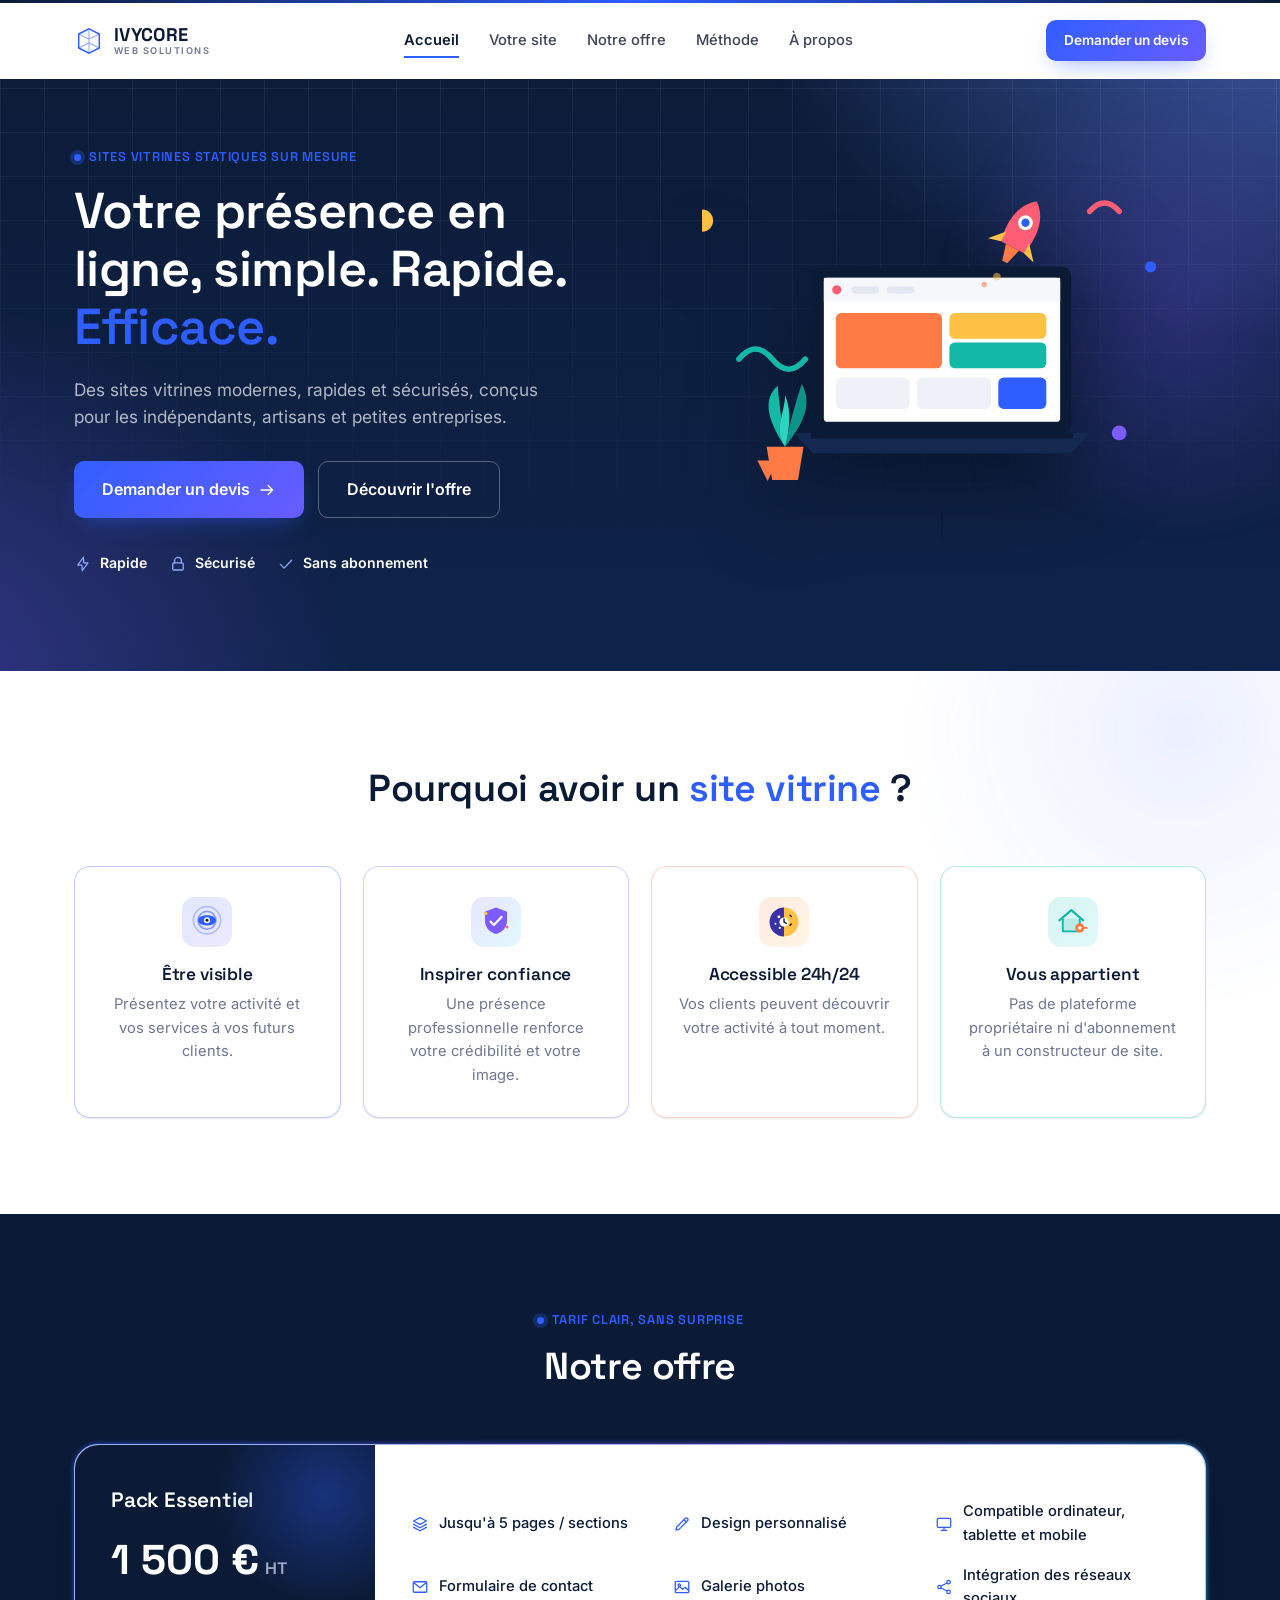
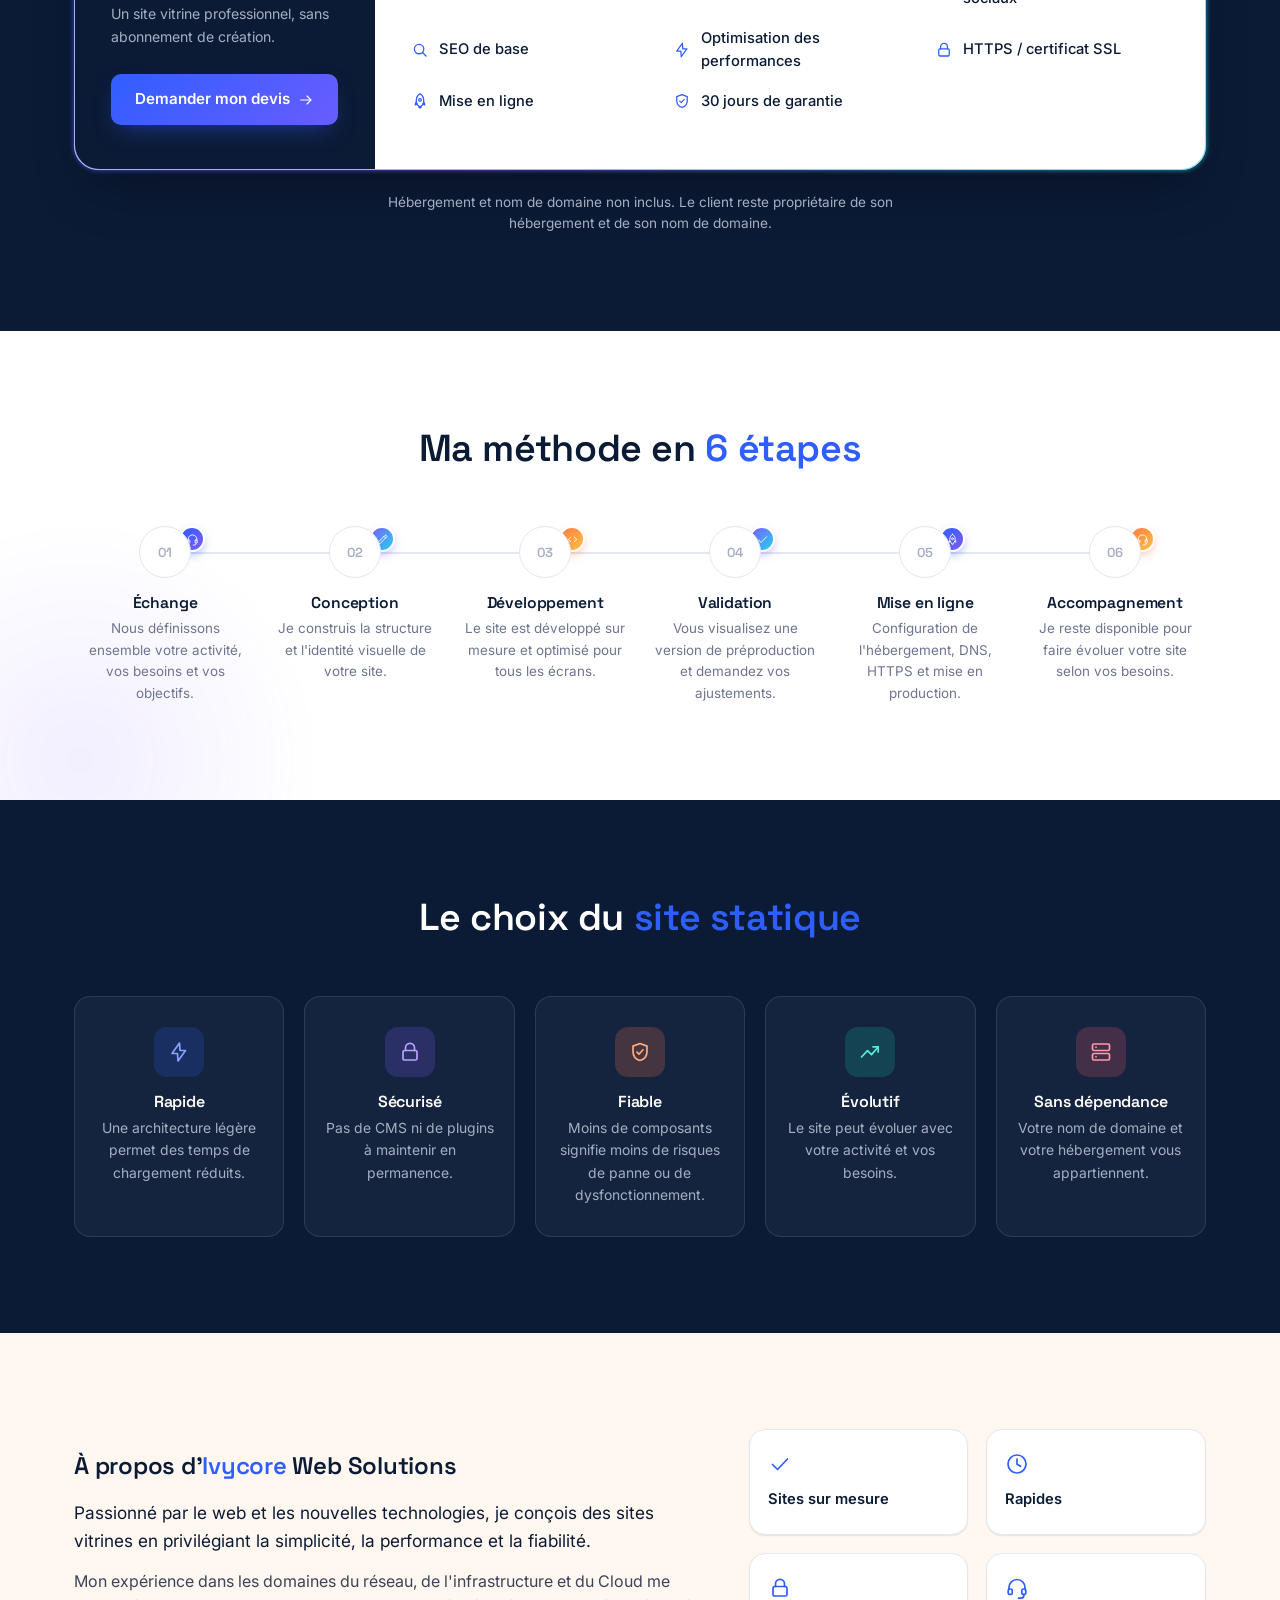
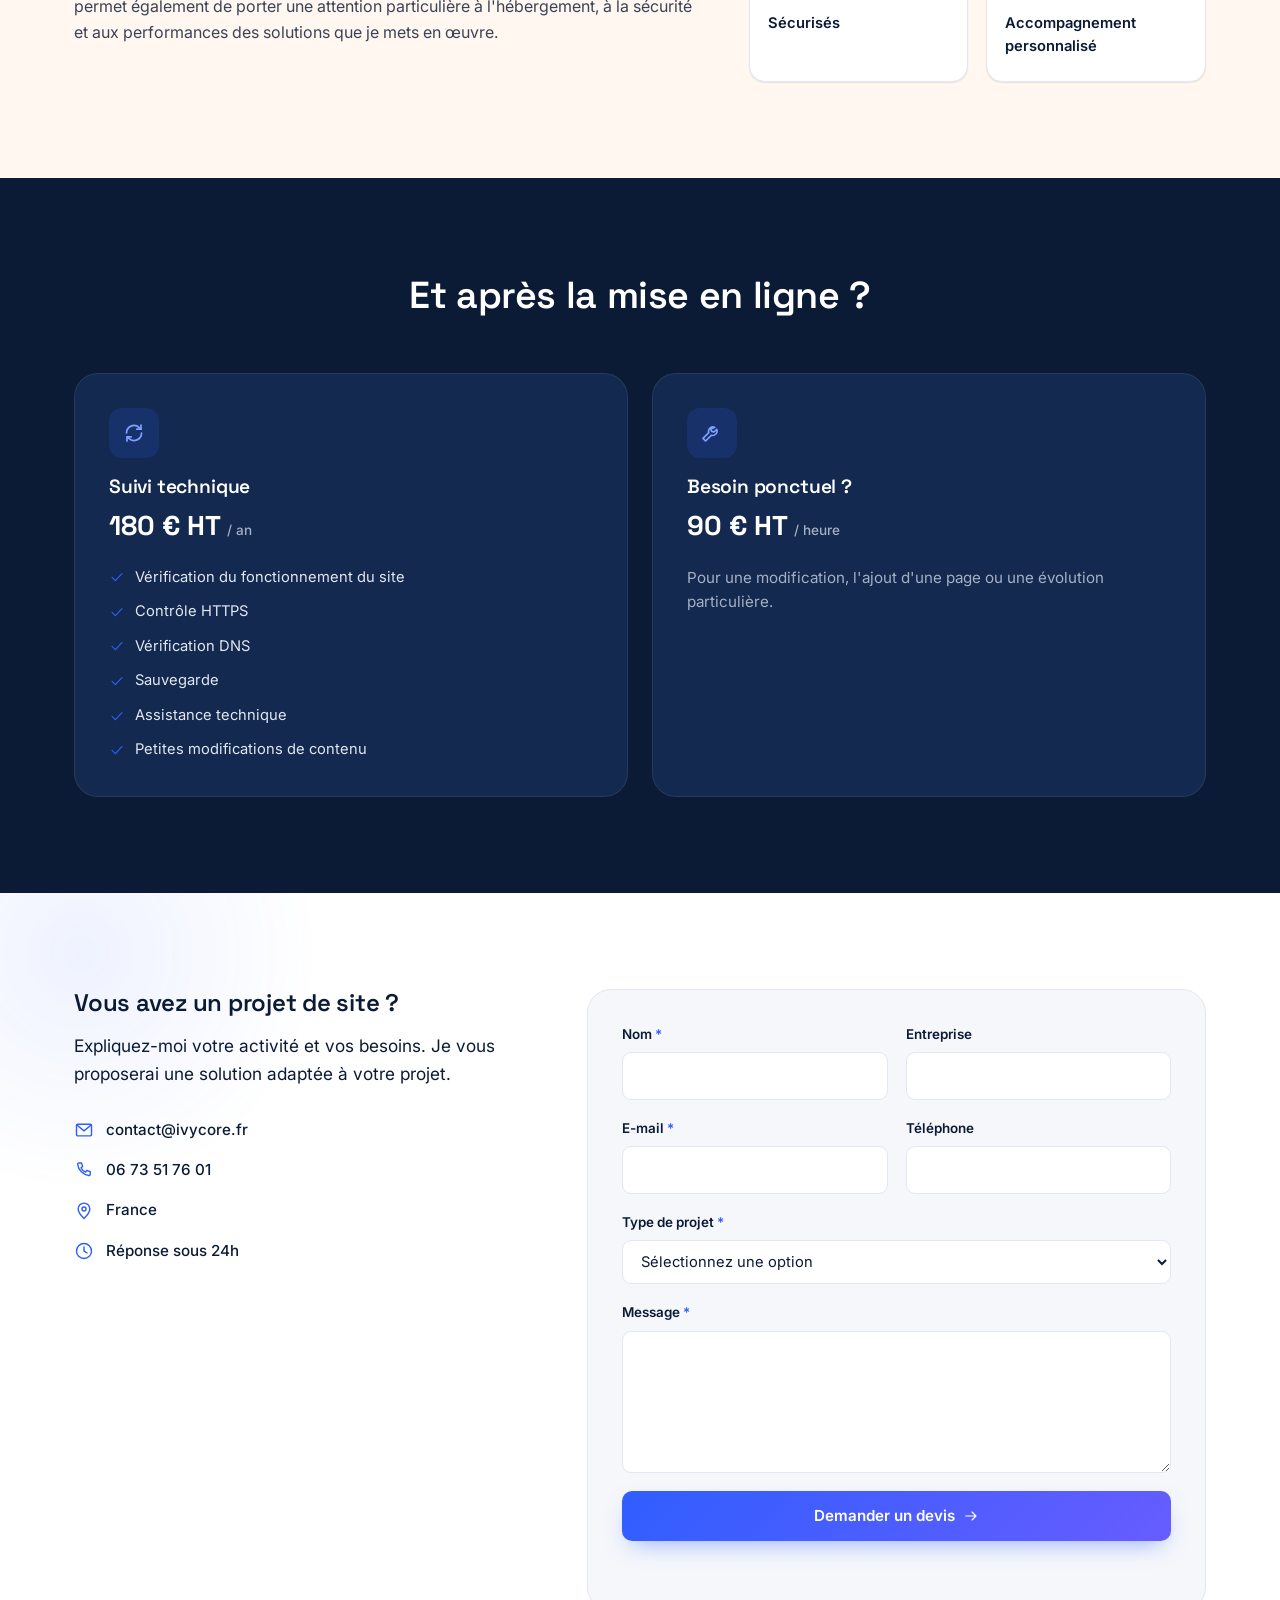
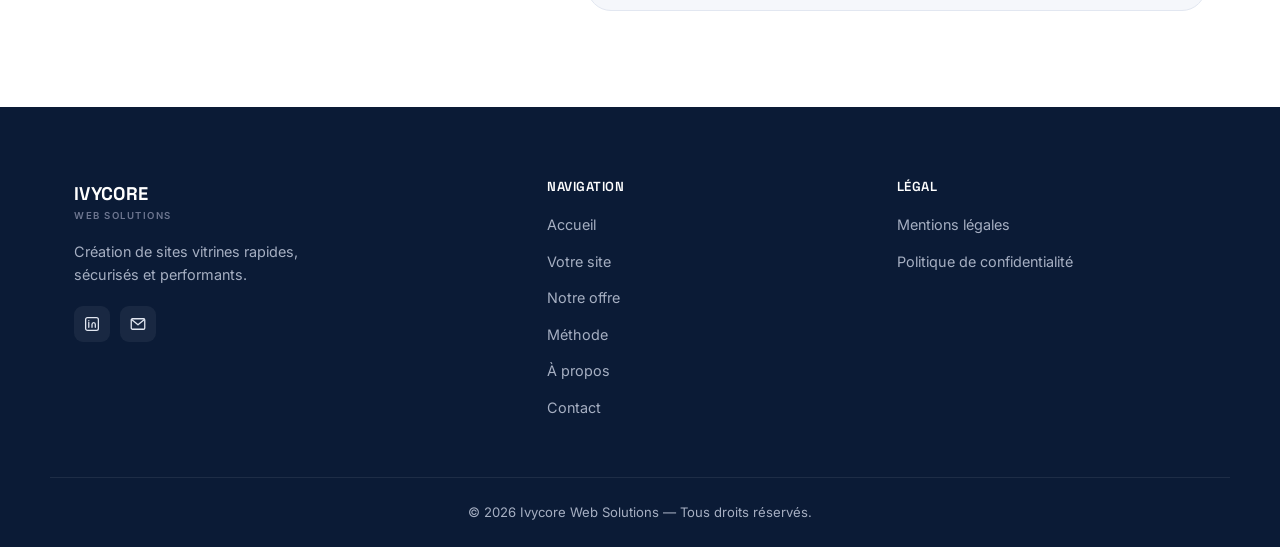
<file: index.html>
<!DOCTYPE html>
<html lang="fr">
<head>
<meta charset="UTF-8">
<meta name="viewport" content="width=device-width, initial-scale=1.0">
<title>Ivycore Web Solutions — Création de sites vitrines statiques sur mesure</title>
<meta name="description" content="Sites vitrines statiques modernes, rapides et sécurisés pour indépendants, artisans et petites entreprises. Sans abonnement, sans CMS. Pack Essentiel à 1 500 € HT.">
<meta name="theme-color" content="#0B1B36">
<link rel="canonical" href="https://websolutions.ivycore.fr/">

<!-- Open Graph -->
<meta property="og:type" content="website">
<meta property="og:site_name" content="Ivycore Web Solutions">
<meta property="og:title" content="Ivycore Web Solutions — Votre présence en ligne, simple. Rapide. Efficace.">
<meta property="og:description" content="Création de sites vitrines statiques modernes, rapides et sécurisés pour indépendants, artisans et petites entreprises.">
<meta property="og:url" content="https://websolutions.ivycore.fr/">
<meta property="og:image" content="https://websolutions.ivycore.fr/images/og-cover.jpg">
<meta property="og:locale" content="fr_FR">
<meta name="twitter:card" content="summary_large_image">

<link rel="icon" href="favicon.ico" sizes="any">
<link rel="apple-touch-icon" href="images/apple-touch-icon.png">

<!-- Preconnect + fonts -->
<link rel="preconnect" href="https://fonts.googleapis.com">
<link rel="preconnect" href="https://fonts.gstatic.com" crossorigin>
<link href="https://fonts.googleapis.com/css2?family=Space+Grotesk:wght@500;600;700&family=Inter:wght@400;500;600;700&display=swap" rel="stylesheet">

<link rel="stylesheet" href="css/style.css">

<!-- Schema.org structured data -->
<script type="application/ld+json">
{
  "@context": "https://schema.org",
  "@type": "ProfessionalService",
  "name": "Ivycore Web Solutions",
  "description": "Création de sites vitrines statiques sur mesure pour indépendants, artisans, commerçants et petites entreprises.",
  "url": "https://websolutions.ivycore.fr/",
  "areaServed": "FR",
  "priceRange": "€€",
  "email": "contact@ivycore.fr",
  "telephone": "+33673517601",
  "makesOffer": {
    "@type": "Offer",
    "name": "Pack Essentiel",
    "price": "1500",
    "priceCurrency": "EUR",
    "description": "Site vitrine professionnel jusqu'à 5 pages/sections, sans abonnement de création."
  }
}
</script>
</head>
<body>

<div class="top-accent-bar" aria-hidden="true"></div>

<!-- ============ ICON SPRITE (inline for file:// compatibility) ============ -->
<svg xmlns="http://www.w3.org/2000/svg" class="sr-only-sprite" aria-hidden="true">
<defs>
<symbol id="i-globe" viewBox="0 0 24 24"><circle cx="12" cy="12" r="9"/><path d="M3 12h18"/><path d="M12 3c2.8 2.6 4.2 5.7 4.2 9s-1.4 6.4-4.2 9c-2.8-2.6-4.2-5.7-4.2-9s1.4-6.4 4.2-9z"/></symbol>
<symbol id="i-shield" viewBox="0 0 24 24"><path d="M12 3.5l7 2.6v5.4c0 4.6-3 7.9-7 9-4-1.1-7-4.4-7-9V6.1z"/></symbol>
<symbol id="i-shield-check" viewBox="0 0 24 24"><path d="M12 3.5l7 2.6v5.4c0 4.6-3 7.9-7 9-4-1.1-7-4.4-7-9V6.1z"/><path d="M9 12.2l2 2 4-4.4"/></symbol>
<symbol id="i-clock" viewBox="0 0 24 24"><circle cx="12" cy="12" r="9"/><path d="M12 7v5.2l3.6 2.1"/></symbol>
<symbol id="i-user" viewBox="0 0 24 24"><circle cx="12" cy="8.2" r="3.4"/><path d="M5 20c0-3.6 3.1-6.4 7-6.4s7 2.8 7 6.4"/></symbol>
<symbol id="i-layers" viewBox="0 0 24 24"><path d="M12 3.5l8.5 4.5-8.5 4.5-8.5-4.5z"/><path d="M3.5 12.5l8.5 4.5 8.5-4.5"/><path d="M3.5 16.5l8.5 4.5 8.5-4.5"/></symbol>
<symbol id="i-edit" viewBox="0 0 24 24"><path d="M4 20l.9-3.9L16.6 4.4a1.6 1.6 0 0 1 2.3 0l0.7.7a1.6 1.6 0 0 1 0 2.3L8 19.1 4 20z"/><path d="M14.6 6.4l3 3"/></symbol>
<symbol id="i-monitor" viewBox="0 0 24 24"><rect x="3" y="4.5" width="18" height="12" rx="1.4"/><path d="M8.5 20.5h7"/><path d="M12 16.5v4"/></symbol>
<symbol id="i-mail" viewBox="0 0 24 24"><rect x="3" y="5" width="18" height="14" rx="1.6"/><path d="M3.5 6l8.5 7 8.5-7"/></symbol>
<symbol id="i-image" viewBox="0 0 24 24"><rect x="3" y="4.5" width="18" height="15" rx="1.6"/><circle cx="8.4" cy="9.6" r="1.6"/><path d="M3.5 16.5l5.4-5 4 3.6 3-2.6L21 16.5"/></symbol>
<symbol id="i-share" viewBox="0 0 24 24"><circle cx="18" cy="5.5" r="2.3"/><circle cx="6" cy="12" r="2.3"/><circle cx="18" cy="18.5" r="2.3"/><path d="M8 10.7l8-4M8 13.3l8 4"/></symbol>
<symbol id="i-search" viewBox="0 0 24 24"><circle cx="10.8" cy="10.8" r="6.3"/><path d="M20 20l-4.6-4.6"/></symbol>
<symbol id="i-zap" viewBox="0 0 24 24"><path d="M12.5 3L5 13.5h5.5L11 21l7.5-10.5H13z"/></symbol>
<symbol id="i-lock" viewBox="0 0 24 24"><rect x="5" y="10.5" width="14" height="9.5" rx="1.6"/><path d="M7.5 10.5V7.8a4.5 4.5 0 0 1 9 0v2.7"/></symbol>
<symbol id="i-rocket" viewBox="0 0 24 24"><path d="M12 2.5c3 1.6 5 4.8 5 9 0 2.4-.7 4.4-1.6 5.9l-3.4 2.6-3.4-2.6C7.7 15.9 7 13.9 7 11.5c0-4.2 2-7.4 5-9z"/><circle cx="12" cy="10.5" r="1.8"/><path d="M8.3 15.8l-2.6 1.4.6-3M15.7 15.8l2.6 1.4-.6-3"/><path d="M10.3 20l1.7 1.5 1.7-1.5"/></symbol>
<symbol id="i-headset" viewBox="0 0 24 24"><path d="M4 13.5v-2a8 8 0 0 1 16 0v2"/><rect x="3.2" y="13" width="4" height="5.4" rx="1.4"/><rect x="16.8" y="13" width="4" height="5.4" rx="1.4"/><path d="M18.8 18.4v.8a3 3 0 0 1-3 3h-2.3"/></symbol>
<symbol id="i-code" viewBox="0 0 24 24"><path d="M9 7.5L4.2 12 9 16.5"/><path d="M15 7.5l4.8 4.5-4.8 4.5"/></symbol>
<symbol id="i-check" viewBox="0 0 24 24"><path d="M4.5 12.5l5 5 10-10.5"/></symbol>
<symbol id="i-trending" viewBox="0 0 24 24"><path d="M3.5 17l6-6.4 4 4 6.5-7.4"/><path d="M15 6.8h5.2V12"/></symbol>
<symbol id="i-server" viewBox="0 0 24 24"><rect x="3.5" y="4" width="17" height="6.5" rx="1.4"/><rect x="3.5" y="13.5" width="17" height="6.5" rx="1.4"/><path d="M7 7.2h.01M7 16.7h.01"/></symbol>
<symbol id="i-refresh" viewBox="0 0 24 24"><path d="M4.5 12a7.5 7.5 0 0 1 12.7-5.4L19 8.2"/><path d="M19 4v4.2h-4.2"/><path d="M19.5 12a7.5 7.5 0 0 1-12.7 5.4L5 15.8"/><path d="M5 20v-4.2h4.2"/></symbol>
<symbol id="i-wrench" viewBox="0 0 24 24"><path d="M14.7 6.3a4.5 4.5 0 0 0-6 5.4L3 17.4l2.6 2.6 5.7-5.7a4.5 4.5 0 0 0 5.4-6l-2.7 2.7-2.4-.6-.6-2.4z"/></symbol>
<symbol id="i-phone" viewBox="0 0 24 24"><path d="M6 3.5h3l1.4 4.2-2 1.6a11 11 0 0 0 5.3 5.3l1.6-2 4.2 1.4v3a1.6 1.6 0 0 1-1.7 1.6A15.6 15.6 0 0 1 4.4 5.2 1.6 1.6 0 0 1 6 3.5z"/></symbol>
<symbol id="i-pin" viewBox="0 0 24 24"><path d="M12 21S5 14 5 9.5A7 7 0 0 1 19 9.5C19 14 12 21 12 21z"/><circle cx="12" cy="9.5" r="2.4"/></symbol>
<symbol id="i-menu" viewBox="0 0 24 24"><path d="M4 6.5h16M4 12h16M4 17.5h16"/></symbol>
<symbol id="i-close" viewBox="0 0 24 24"><path d="M5.5 5.5l13 13M18.5 5.5l-13 13"/></symbol>
<symbol id="i-arrow-right" viewBox="0 0 24 24"><path d="M4 12h15.5M13.5 6l6 6-6 6"/></symbol>
<symbol id="i-linkedin" viewBox="0 0 24 24"><rect x="3.5" y="3.5" width="17" height="17" rx="2.5"/><path d="M7.7 10v6.4M7.7 7.5h.01M12 16.4v-3.7c0-1.5 1-2.5 2.4-2.5S16.4 11.2 16.4 12.7v3.7M12 12.5v3.9"/></symbol>
</defs>
</svg>

<a class="skip-link" href="#main">Aller au contenu</a>

<!-- ============ HEADER ============ -->
<header class="site-header" id="site-header">
  <div class="wrap header-inner">
    <a href="#accueil" class="brand" aria-label="Ivycore Web Solutions — retour à l'accueil">
      <span class="brand-mark" aria-hidden="true">
        <svg viewBox="0 0 32 32" width="30" height="30"><path d="M16 3l11 5.5v15L16 29 5 23.5v-15z" fill="none" stroke="currentColor" stroke-width="1.6"/><path d="M16 3v26M5 8.5l11 5.5 11-5.5M5 23.5l11-5.5 11 5.5" stroke="currentColor" stroke-width="1.1" fill="none" opacity=".55"/></svg>
      </span>
      <span class="brand-text">
        <span class="brand-name">IVYCORE</span>
        <span class="brand-sub">WEB SOLUTIONS</span>
      </span>
    </a>

    <nav class="main-nav" id="main-nav" aria-label="Navigation principale">
      <ul>
        <li><a href="#accueil" class="nav-link active" data-nav>Accueil</a></li>
        <li><a href="#votre-site" class="nav-link" data-nav>Votre site</a></li>
        <li><a href="#offre" class="nav-link" data-nav>Notre offre</a></li>
        <li><a href="#methode" class="nav-link" data-nav>Méthode</a></li>
        <!-- Réalisations désactivée temporairement, voir la section commentée plus bas -->
        <!-- <li><a href="#realisations" class="nav-link" data-nav>Réalisations</a></li> -->
        <li><a href="#apropos" class="nav-link" data-nav>À propos</a></li>
      </ul>
    </nav>

    <div class="header-actions">
      <a href="#contact" class="btn btn-primary btn-sm">Demander un devis</a>
      <button class="hamburger" id="hamburger" aria-label="Ouvrir le menu" aria-expanded="false" aria-controls="mobile-nav">
        <svg width="24" height="24" id="hamburger-icon" class="icon"><use href="#i-menu"/></svg>
      </button>
    </div>
  </div>
</header>

<!-- ============ MOBILE NAV ============ -->
<div class="mobile-nav" id="mobile-nav" aria-hidden="true">
  <nav aria-label="Navigation mobile">
    <ul>
      <li><a href="#accueil" data-nav-mobile>Accueil</a></li>
      <li><a href="#votre-site" data-nav-mobile>Votre site</a></li>
      <li><a href="#offre" data-nav-mobile>Notre offre</a></li>
      <li><a href="#methode" data-nav-mobile>Méthode</a></li>
      <!-- <li><a href="#realisations" data-nav-mobile>Réalisations</a></li> -->
      <li><a href="#apropos" data-nav-mobile>À propos</a></li>
      <li><a href="#contact" data-nav-mobile>Contact</a></li>
    </ul>
    <a href="#contact" class="btn btn-primary btn-block" data-nav-mobile>Demander un devis</a>
  </nav>
</div>
<div class="mobile-nav-backdrop" id="mobile-nav-backdrop"></div>

<main id="main">

  <!-- ============ HERO ============ -->
  <section class="hero" id="accueil">
    <div class="wrap hero-inner">
      <div class="hero-copy reveal">
        <p class="eyebrow"><span class="eyebrow-dot" aria-hidden="true"></span>Sites vitrines statiques sur mesure</p>
        <h1>Votre présence en ligne, simple. Rapide. <span class="text-accent">Efficace.</span></h1>
        <p class="hero-sub">Des sites vitrines modernes, rapides et sécurisés, conçus pour les indépendants, artisans et petites entreprises.</p>
        <div class="hero-ctas">
          <a href="#contact" class="btn btn-primary btn-lg">Demander un devis <svg width="18" height="18" class="icon"><use href="#i-arrow-right"/></svg></a>
          <a href="#offre" class="btn btn-ghost btn-lg">Découvrir l'offre</a>
        </div>
        <ul class="hero-badges">
          <li><svg width="18" height="18" class="icon"><use href="#i-zap"/></svg>Rapide</li>
          <li><svg width="18" height="18" class="icon"><use href="#i-lock"/></svg>Sécurisé</li>
          <li><svg width="18" height="18" class="icon"><use href="#i-check"/></svg>Sans abonnement</li>
        </ul>
      </div>

      <div class="hero-visual reveal" aria-hidden="true">
        <svg class="hero-illu" viewBox="0 0 520 440" xmlns="http://www.w3.org/2000/svg" role="img" aria-label="Illustration d'un ordinateur portable affichant un site coloré, avec une fusée qui décolle">
          <ellipse cx="260" cy="400" rx="1" ry="18" fill="#000" opacity=".18"/>
          <circle class="illu-float-a" cx="" cy="70" r="12" fill="var(--yellow)"/>
          <circle class="illu-float-b" cx="452" cy="300" r="8" fill="var(--violet)"/>
          <circle class="illu-float-c" cx="486" cy="120" r="6" fill="var(--accent)"/>
          <path class="illu-float-b" d="M40 220 q18 -22 36 0 q18 22 36 0" stroke="var(--teal)" stroke-width="6" fill="none" stroke-linecap="round"/>
          <path class="illu-float-c" d="M420 60 q16 -18 32 0" stroke="var(--coral)" stroke-width="6" fill="none" stroke-linecap="round"/>
          <polygon class="illu-float-a" points="60,330 82,330 71,352" fill="var(--orange)"/>

          <g transform="translate(60,255)">
            <path d="M10 60 L50 60 L44 96 L16 96 Z" fill="var(--orange)"/>
            <path d="M30 60 C10 30 6 8 22 -6 C24 20 28 40 30 60 Z" fill="var(--teal)"/>
            <path d="M30 60 C50 34 60 14 48 -8 C40 16 34 40 30 60 Z" fill="#0d9488"/>
            <path d="M30 60 C18 40 30 22 30 4 C38 24 34 44 30 60 Z" fill="#2dd4bf"/>
          </g>

          <g>
            <rect x="120" y="120" width="280" height="180" rx="10" fill="var(--navy)"/>
            <rect x="132" y="132" width="256" height="156" rx="4" fill="#ffffff"/>
            <rect x="132" y="132" width="256" height="26" fill="#f5f7fb"/>
            <circle cx="146" cy="145" r="5" fill="var(--coral)"/>
            <rect x="162" y="141" width="30" height="8" rx="4" fill="#e2e7f1"/>
            <rect x="200" y="141" width="30" height="8" rx="4" fill="#e2e7f1"/>
            <rect x="145" y="170" width="115" height="60" rx="6" fill="var(--orange)"/>
            <rect x="268" y="170" width="105" height="28" rx="6" fill="var(--yellow)"/>
            <rect x="268" y="202" width="105" height="28" rx="6" fill="var(--teal)"/>
            <rect x="145" y="240" width="80" height="34" rx="6" fill="#eef1f8"/>
            <rect x="233" y="240" width="80" height="34" rx="6" fill="#eef1f8"/>
            <rect x="321" y="240" width="52" height="34" rx="6" fill="var(--accent)"/>
            <path d="M100 300 L420 300 L400 322 L120 322 Z" fill="var(--navy-3)"/>
            <rect x="118" y="300" width="284" height="6" fill="var(--navy)"/>
          </g>

          <g transform="translate(345,40) rotate(28)">
            <g class="illu-rocket">
              <path d="M20 0 C34 10 40 30 34 56 L6 56 C0 30 6 10 20 0 Z" fill="var(--coral)"/>
              <circle cx="20" cy="26" r="8" fill="#ffffff"/>
              <circle cx="20" cy="26" r="4.5" fill="var(--accent)"/>
              <path d="M6 44 L-8 60 L6 56 Z" fill="var(--yellow)"/>
              <path d="M34 44 L48 60 L34 56 Z" fill="var(--yellow)"/>
              <path d="M12 56 L28 56 L23 74 L17 74 Z" fill="var(--orange)"/>
            </g>
            <g class="illu-rocket" opacity=".55">
              <circle cx="20" cy="92" r="4" fill="var(--yellow)"/>
              <circle cx="12" cy="106" r="3" fill="var(--orange)"/>
            </g>
          </g>
        </svg>
      </div>
    </div>
  </section>

  <!-- ============ VOTRE SITE ============ -->
  <section class="section sect-reveal" id="votre-site">
    <div class="wrap">
      <div class="section-head reveal">
        <h2>Pourquoi avoir un <span class="text-accent">site vitrine</span> ?</h2>
      </div>
      <div class="grid-4">
        <article class="card reveal">
          <span class="card-icon custom-icon">
            <svg width="34" height="34" viewBox="0 0 40 40" fill="none" xmlns="http://www.w3.org/2000/svg">
              <defs><linearGradient id="gradVisible" x1="0" y1="0" x2="40" y2="40"><stop offset="0" stop-color="#2f5eff"/><stop offset="1" stop-color="#7c5cff"/></linearGradient></defs>
              <circle cx="20" cy="18" r="16" stroke="url(#gradVisible)" stroke-width="2" opacity=".3"/>
              <circle cx="20" cy="18" r="10.5" stroke="url(#gradVisible)" stroke-width="2" opacity=".55"/>
              <path d="M20 24c-14 0-14-12 0-12s14 12 0 12z" fill="url(#gradVisible)"/>
              <circle cx="20" cy="18" r="3.6" fill="#fff"/>
              <circle cx="20" cy="18" r="1.7" fill="#0b1b36"/>
            </svg>
          </span>
          <h3>Être visible</h3>
          <p>Présentez votre activité et vos services à vos futurs clients.</p>
        </article>
        <article class="card reveal">
          <span class="card-icon custom-icon">
            <svg width="34" height="34" viewBox="0 0 40 40" fill="none" xmlns="http://www.w3.org/2000/svg">
              <defs><linearGradient id="gradTrust" x1="4" y1="2" x2="36" y2="36"><stop offset="0" stop-color="#7c5cff"/><stop offset="1" stop-color="#22d3ee"/></linearGradient></defs>
              <path d="M20 3l13 5v10c0 9-6 14.5-13 16-7-1.5-13-7-13-16V8z" fill="url(#gradTrust)"/>
              <path d="M13.5 19.5l4 4 9-9.5" stroke="#fff" stroke-width="2.6" stroke-linecap="round" stroke-linejoin="round"/>
              <circle cx="8" cy="10" r="2" fill="#ffc145"/>
              <circle cx="33" cy="26" r="1.6" fill="#ff5d73"/>
            </svg>
          </span>
          <h3>Inspirer confiance</h3>
          <p>Une présence professionnelle renforce votre crédibilité et votre image.</p>
        </article>
        <article class="card reveal">
          <span class="card-icon custom-icon">
            <svg width="34" height="34" viewBox="0 0 40 40" fill="none" xmlns="http://www.w3.org/2000/svg">
              <path d="M20 3a17 17 0 0 1 0 34z" fill="#ffc145"/>
              <path d="M20 3a17 17 0 0 0 0 34z" fill="#3730a6"/>
              <circle cx="14" cy="14" r="1.6" fill="#fff"/>
              <circle cx="10" cy="22" r="1.1" fill="#fff"/>
              <circle cx="15" cy="27" r="1.3" fill="#fff"/>
              <path d="M27 12l1.6 1.6M27 24l1.6 -1.6" stroke="#0b1b36" stroke-width="1.6" stroke-linecap="round"/>
              <circle cx="20" cy="20" r="5.4" fill="#fff"/>
              <path d="M20 16.4V20l2.6 1.6" stroke="#0b1b36" stroke-width="1.7" stroke-linecap="round" stroke-linejoin="round"/>
            </svg>
          </span>
          <h3>Accessible 24h/24</h3>
          <p>Vos clients peuvent découvrir votre activité à tout moment.</p>
        </article>
        <article class="card reveal">
          <span class="card-icon custom-icon">
            <svg width="34" height="34" viewBox="0 0 40 40" fill="none" xmlns="http://www.w3.org/2000/svg">
              <defs><linearGradient id="gradOwn" x1="2" y1="10" x2="30" y2="34"><stop offset="0" stop-color="#14b8a6"/><stop offset="1" stop-color="#22d3ee"/></linearGradient></defs>
              <path d="M4 18L18 6l14 12" stroke="url(#gradOwn)" stroke-width="2.6" stroke-linecap="round" stroke-linejoin="round"/>
              <path d="M8 16v15h20V16" fill="url(#gradOwn)" opacity=".18"/>
              <path d="M8 16v15h20V16" stroke="url(#gradOwn)" stroke-width="2.2" stroke-linejoin="round"/>
              <circle cx="28" cy="27" r="5.4" fill="#ff7a45"/>
              <circle cx="28" cy="27" r="2" fill="#fff"/>
              <rect x="32.4" y="26" width="5" height="2" rx="1" fill="#ff7a45"/>
            </svg>
          </span>
          <h3>Vous appartient</h3>
          <p>Pas de plateforme propriétaire ni d'abonnement à un constructeur de site.</p>
        </article>
      </div>
    </div>
  </section>

  <!-- ============ OFFRE ============ -->
  <section class="section sect-reveal section-dark" id="offre">
    <div class="wrap">
      <div class="section-head reveal">
        <p class="eyebrow center"><span class="eyebrow-dot" aria-hidden="true"></span>Tarif clair, sans surprise</p>
        <h2>Notre offre</h2>
      </div>

      <div class="pricing-card reveal" data-pack>
        <div class="pricing-head">
          <h3 data-pack-name>Pack Essentiel</h3>
          <p class="price"><span class="price-amount" data-pack-price>1 500 €</span> <span class="price-unit">HT</span></p>
          <p class="price-sub" data-pack-sub>Un site vitrine professionnel, sans abonnement de création.</p>
          <a href="#contact" class="btn btn-primary">Demander mon devis <svg width="16" height="16" class="icon"><use href="#i-arrow-right"/></svg></a>
        </div>

        <ul class="pricing-features">
          <li><svg width="18" height="18" class="icon"><use href="#i-layers"/></svg>Jusqu'à 5 pages / sections</li>
          <li><svg width="18" height="18" class="icon"><use href="#i-edit"/></svg>Design personnalisé</li>
          <li><svg width="18" height="18" class="icon"><use href="#i-monitor"/></svg>Compatible ordinateur, tablette et mobile</li>
          <li><svg width="18" height="18" class="icon"><use href="#i-mail"/></svg>Formulaire de contact</li>
          <li><svg width="18" height="18" class="icon"><use href="#i-image"/></svg>Galerie photos</li>
          <li><svg width="18" height="18" class="icon"><use href="#i-share"/></svg>Intégration des réseaux sociaux</li>
          <li><svg width="18" height="18" class="icon"><use href="#i-search"/></svg>SEO de base</li>
          <li><svg width="18" height="18" class="icon"><use href="#i-zap"/></svg>Optimisation des performances</li>
          <li><svg width="18" height="18" class="icon"><use href="#i-lock"/></svg>HTTPS / certificat SSL</li>
          <li><svg width="18" height="18" class="icon"><use href="#i-rocket"/></svg>Mise en ligne</li>
          <li><svg width="18" height="18" class="icon"><use href="#i-shield-check"/></svg>30 jours de garantie</li>
        </ul>
      </div>
      <p class="pricing-note reveal">Hébergement et nom de domaine non inclus. Le client reste propriétaire de son hébergement et de son nom de domaine.</p>
    </div>
  </section>

  <!-- ============ METHODE ============ -->
  <section class="section sect-reveal" id="methode">
    <div class="wrap">
      <div class="section-head reveal">
        <h2>Ma méthode en <span class="text-accent">6 étapes</span></h2>
      </div>

      <ol class="timeline">
        <li class="timeline-step reveal">
          <span class="step-num">01</span>
          <span class="step-icon"><svg width="22" height="22" class="icon"><use href="#i-headset"/></svg></span>
          <h3>Échange</h3>
          <p>Nous définissons ensemble votre activité, vos besoins et vos objectifs.</p>
        </li>
        <li class="timeline-step reveal">
          <span class="step-num">02</span>
          <span class="step-icon"><svg width="22" height="22" class="icon"><use href="#i-edit"/></svg></span>
          <h3>Conception</h3>
          <p>Je construis la structure et l'identité visuelle de votre site.</p>
        </li>
        <li class="timeline-step reveal">
          <span class="step-num">03</span>
          <span class="step-icon"><svg width="22" height="22" class="icon"><use href="#i-code"/></svg></span>
          <h3>Développement</h3>
          <p>Le site est développé sur mesure et optimisé pour tous les écrans.</p>
        </li>
        <li class="timeline-step reveal">
          <span class="step-num">04</span>
          <span class="step-icon"><svg width="22" height="22" class="icon"><use href="#i-check"/></svg></span>
          <h3>Validation</h3>
          <p>Vous visualisez une version de préproduction et demandez vos ajustements.</p>
        </li>
        <li class="timeline-step reveal">
          <span class="step-num">05</span>
          <span class="step-icon"><svg width="22" height="22" class="icon"><use href="#i-rocket"/></svg></span>
          <h3>Mise en ligne</h3>
          <p>Configuration de l'hébergement, DNS, HTTPS et mise en production.</p>
        </li>
        <li class="timeline-step reveal">
          <span class="step-num">06</span>
          <span class="step-icon"><svg width="22" height="22" class="icon"><use href="#i-headset"/></svg></span>
          <h3>Accompagnement</h3>
          <p>Je reste disponible pour faire évoluer votre site selon vos besoins.</p>
        </li>
      </ol>
    </div>
  </section>

  <!-- ============ POURQUOI STATIQUE ============ -->
  <section class="section sect-reveal section-dark" id="statique">
    <div class="wrap">
      <div class="section-head reveal">
        <h2>Le choix du <span class="text-accent">site statique</span></h2>
      </div>
      <div class="grid-5">
        <article class="mini-card reveal">
          <span class="card-icon"><svg width="24" height="24" class="icon"><use href="#i-zap"/></svg></span>
          <h3>Rapide</h3>
          <p>Une architecture légère permet des temps de chargement réduits.</p>
        </article>
        <article class="mini-card reveal">
          <span class="card-icon"><svg width="24" height="24" class="icon"><use href="#i-lock"/></svg></span>
          <h3>Sécurisé</h3>
          <p>Pas de CMS ni de plugins à maintenir en permanence.</p>
        </article>
        <article class="mini-card reveal">
          <span class="card-icon"><svg width="24" height="24" class="icon"><use href="#i-shield-check"/></svg></span>
          <h3>Fiable</h3>
          <p>Moins de composants signifie moins de risques de panne ou de dysfonctionnement.</p>
        </article>
        <article class="mini-card reveal">
          <span class="card-icon"><svg width="24" height="24" class="icon"><use href="#i-trending"/></svg></span>
          <h3>Évolutif</h3>
          <p>Le site peut évoluer avec votre activité et vos besoins.</p>
        </article>
        <article class="mini-card reveal">
          <span class="card-icon"><svg width="24" height="24" class="icon"><use href="#i-server"/></svg></span>
          <h3>Sans dépendance</h3>
          <p>Votre nom de domaine et votre hébergement vous appartiennent.</p>
        </article>
      </div>
    </div>
  </section>

  <!-- ============ REALISATIONS ============ -->
  <!-- ============ RÉALISATIONS (désactivée temporairement) ============
       Pas encore assez de références clients pour illustrer cette section.
       À réintégrer dans une prochaine release une fois le portfolio étoffé.
       Ne pas oublier de restaurer aussi les liens de navigation associés
       (menu principal, menu mobile, footer) en même temps que cette section.

  <section class="section sect-reveal" id="realisations">
    <div class="wrap">
      <div class="section-head reveal">
        <h2>Réalisations</h2>
      </div>

      <div class="project-showcase reveal">
        <div class="project-visual" aria-hidden="true">
          <div class="device device-laptop small">
            <div class="device-frame">
              <div class="browser-bar">
                <span class="dot"></span><span class="dot"></span><span class="dot"></span>
                <span class="addr"><svg width="12" height="12" class="icon"><use href="#i-lock"/></svg>bazant.fr</span>
              </div>
              <div class="browser-body dark-mock">
                <div class="mock-nav"><span class="mock-logo"></span><span class="mock-link"></span><span class="mock-link"></span></div>
                <div class="mock-hero"><span class="mock-eyebrow"></span><span class="mock-title-l"></span><span class="mock-title-l short"></span></div>
              </div>
            </div>
          </div>
          <div class="device device-phone small">
            <div class="device-frame phone-frame">
              <div class="phone-notch"></div>
              <div class="browser-body phone-body dark-mock">
                <div class="mock-nav small"><span class="mock-logo"></span><span class="mock-burger"></span></div>
                <div class="mock-hero small"><span class="mock-eyebrow"></span><span class="mock-title-l"></span></div>
              </div>
            </div>
          </div>
        </div>

        <div class="project-info">
          <span class="project-tag">Site vitrine</span>
          <h3>Bazant</h3>
          <p>Conception et développement d'un site vitrine statique.</p>
          <ul class="project-meta">
            <li>Design personnalisé</li>
            <li>Responsive</li>
            <li>SEO</li>
            <li>Hébergement</li>
            <li>HTTPS</li>
          </ul>
          <a href="#" class="btn btn-outline">Voir le site <svg width="16" height="16" class="icon"><use href="#i-arrow-right"/></svg></a>
        </div>
      </div>
    </div>
  </section>

  ============ FIN RÉALISATIONS ============ -->

  <!-- ============ A PROPOS ============ -->
  <section class="section sect-reveal section-tinted" id="apropos">
    <div class="wrap apropos-grid">
      <div class="reveal">
        <h2>À propos d'<span class="text-accent">Ivycore</span> Web Solutions</h2>
        <p class="lead">Passionné par le web et les nouvelles technologies, je conçois des sites vitrines en privilégiant la simplicité, la performance et la fiabilité.</p>
        <p>Mon expérience dans les domaines du réseau, de l'infrastructure et du Cloud me permet également de porter une attention particulière à l'hébergement, à la sécurité et aux performances des solutions que je mets en œuvre.</p>
      </div>
      <div class="stat-grid reveal">
        <div class="stat"><svg width="24" height="24" class="icon"><use href="#i-check"/></svg><span>Sites sur mesure</span></div>
        <div class="stat"><svg width="24" height="24" class="icon"><use href="#i-clock"/></svg><span>Rapides</span></div>
        <div class="stat"><svg width="24" height="24" class="icon"><use href="#i-lock"/></svg><span>Sécurisés</span></div>
        <div class="stat"><svg width="24" height="24" class="icon"><use href="#i-headset"/></svg><span>Accompagnement personnalisé</span></div>
      </div>
    </div>
  </section>

  <!-- ============ APRES MISE EN LIGNE ============ -->
  <section class="section sect-reveal section-dark" id="apres">
    <div class="wrap">
      <div class="section-head reveal">
        <h2>Et après la mise en ligne&nbsp;?</h2>
      </div>
      <div class="grid-2-dark">
        <div class="dark-card reveal">
          <span class="card-icon dark"><svg width="24" height="24" class="icon"><use href="#i-refresh"/></svg></span>
          <h3>Suivi technique</h3>
          <p class="dark-price">180 € HT <span>/ an</span></p>
          <ul class="dark-list">
            <li><svg width="16" height="16" class="icon"><use href="#i-check"/></svg>Vérification du fonctionnement du site</li>
            <li><svg width="16" height="16" class="icon"><use href="#i-check"/></svg>Contrôle HTTPS</li>
            <li><svg width="16" height="16" class="icon"><use href="#i-check"/></svg>Vérification DNS</li>
            <li><svg width="16" height="16" class="icon"><use href="#i-check"/></svg>Sauvegarde</li>
            <li><svg width="16" height="16" class="icon"><use href="#i-check"/></svg>Assistance technique</li>
            <li><svg width="16" height="16" class="icon"><use href="#i-check"/></svg>Petites modifications de contenu</li>
          </ul>
        </div>
        <div class="dark-card reveal">
          <span class="card-icon dark"><svg width="24" height="24" class="icon"><use href="#i-wrench"/></svg></span>
          <h3>Besoin ponctuel ?</h3>
          <p class="dark-price">90 € HT <span>/ heure</span></p>
          <p class="dark-text">Pour une modification, l'ajout d'une page ou une évolution particulière.</p>
        </div>
      </div>
    </div>
  </section>

  <!-- ============ CONTACT ============ -->
  <section class="section sect-reveal" id="contact">
    <div class="wrap contact-grid">
      <div class="reveal">
        <h2>Vous avez un projet de site ?</h2>
        <p class="lead">Expliquez-moi votre activité et vos besoins. Je vous proposerai une solution adaptée à votre projet.</p>

        <ul class="contact-details">
          <li><svg width="20" height="20" class="icon"><use href="#i-mail"/></svg><a href="mailto:contact@ivycore.fr">contact@ivycore.fr</a></li>
          <li><svg width="20" height="20" class="icon"><use href="#i-phone"/></svg><a href="tel:+33673517601">06 73 51 76 01</a></li>
          <li><svg width="20" height="20" class="icon"><use href="#i-pin"/></svg><span>France</span></li>
          <li><svg width="20" height="20" class="icon"><use href="#i-clock"/></svg><span>Réponse sous 24h</span></li>
        </ul>
      </div>

      <form class="contact-form reveal" id="contact-form" action="https://formspree.io/f/xlgyrkqb" method="POST" novalidate>
        <!-- Honeypot anti-spam field: left empty by humans, hidden from view, filled by bots -->
        <input type="text" name="_gotcha" class="hp-field" tabindex="-1" autocomplete="off" aria-hidden="true">
        <input type="hidden" name="_subject" value="Nouvelle demande de devis — Ivycore Web Solutions">

        <div class="form-row">
          <div class="field">
            <label for="f-nom">Nom <span aria-hidden="true">*</span></label>
            <input type="text" id="f-nom" name="nom" required autocomplete="name">
          </div>
          <div class="field">
            <label for="f-entreprise">Entreprise</label>
            <input type="text" id="f-entreprise" name="entreprise" autocomplete="organization">
          </div>
        </div>
        <div class="form-row">
          <div class="field">
            <label for="f-email">E-mail <span aria-hidden="true">*</span></label>
            <input type="email" id="f-email" name="email" required autocomplete="email">
          </div>
          <div class="field">
            <label for="f-tel">Téléphone</label>
            <input type="tel" id="f-tel" name="telephone" autocomplete="tel">
          </div>
        </div>
        <div class="field">
          <label for="f-type">Type de projet <span aria-hidden="true">*</span></label>
          <select id="f-type" name="type_projet" required>
            <option value="" disabled selected>Sélectionnez une option</option>
            <option value="creation">Création de site vitrine</option>
            <option value="refonte">Refonte de site</option>
            <option value="modification">Modification d'un site existant</option>
            <option value="autre">Autre</option>
          </select>
        </div>
        <div class="field">
          <label for="f-message">Message <span aria-hidden="true">*</span></label>
          <textarea id="f-message" name="message" rows="5" required></textarea>
        </div>

        <!-- Submission is handled by Formspree (see js/script.js): AJAX POST to the
             action URL above, so the visitor stays on the page. -->
        <button type="submit" class="btn btn-primary btn-block">Demander un devis <svg width="16" height="16" class="icon"><use href="#i-arrow-right"/></svg></button>
        <p class="form-status" id="form-status" role="status" aria-live="polite"></p>
      </form>
    </div>
  </section>

</main>

<!-- ============ FOOTER ============ -->
<footer class="site-footer">
  <div class="wrap footer-grid">
    <div class="footer-brand">
      <span class="brand-name">IVYCORE</span>
      <span class="brand-sub">WEB SOLUTIONS</span>
      <p>Création de sites vitrines rapides, sécurisés et performants.</p>
      <div class="footer-social">
        <a href="#" aria-label="Ivycore sur LinkedIn"><svg width="18" height="18" class="icon"><use href="#i-linkedin"/></svg></a>
        <a href="mailto:contact@ivycore.fr" aria-label="Envoyer un e-mail à Ivycore"><svg width="18" height="18" class="icon"><use href="#i-mail"/></svg></a>
      </div>
    </div>

    <div class="footer-col">
      <h4>Navigation</h4>
      <ul>
        <li><a href="#accueil">Accueil</a></li>
        <li><a href="#votre-site">Votre site</a></li>
        <li><a href="#offre">Notre offre</a></li>
        <li><a href="#methode">Méthode</a></li>
        <!-- <li><a href="#realisations">Réalisations</a></li> -->
        <li><a href="#apropos">À propos</a></li>
        <li><a href="#contact">Contact</a></li>
      </ul>
    </div>

    <div class="footer-col">
      <h4>Légal</h4>
      <ul>
        <li><a href="mentions-legales.html">Mentions légales</a></li>
        <li><a href="confidentialite.html">Politique de confidentialité</a></li>
      </ul>
    </div>
  </div>
  <div class="wrap footer-bottom">
    <p>© <span id="year"></span> Ivycore Web Solutions — Tous droits réservés.</p>
  </div>
</footer>

<script src="js/script.js" defer></script>
</body>
</html>
</file>
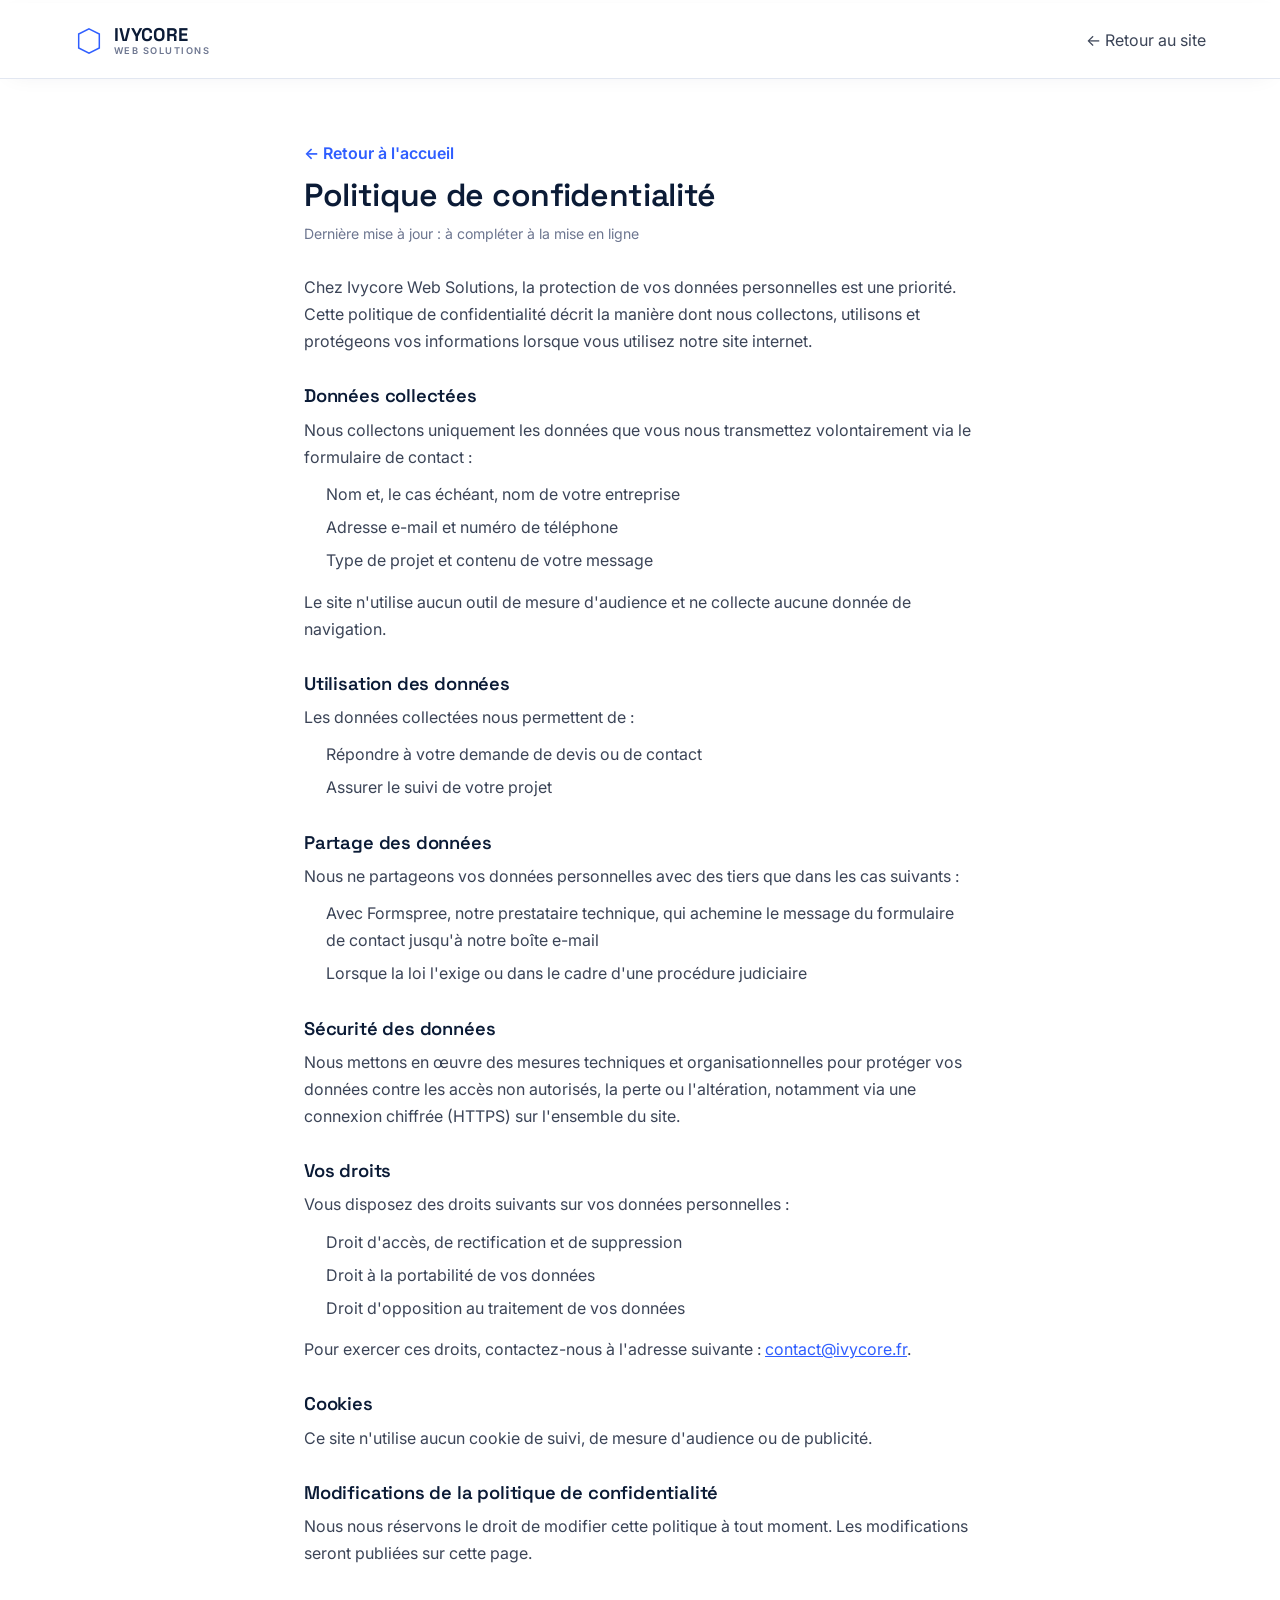
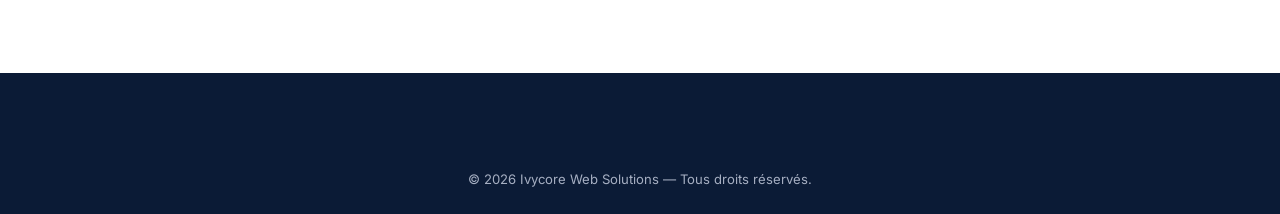
<file: confidentialite.html>
<!DOCTYPE html>
<html lang="fr">
<head>
<meta charset="UTF-8">
<meta name="viewport" content="width=device-width, initial-scale=1.0">
<title>Politique de confidentialité — Ivycore Web Solutions</title>
<meta name="description" content="Politique de confidentialité du site Ivycore Web Solutions : données collectées via le formulaire de contact, finalités, durée de conservation et droits RGPD.">
<meta name="robots" content="noindex">
<link rel="icon" href="favicon.ico" sizes="any">
<link rel="preconnect" href="https://fonts.googleapis.com">
<link rel="preconnect" href="https://fonts.gstatic.com" crossorigin>
<link href="https://fonts.googleapis.com/css2?family=Space+Grotesk:wght@500;600;700&family=Inter:wght@400;500;600;700&display=swap" rel="stylesheet">
<link rel="stylesheet" href="css/style.css">
<style>
  .legal-page { padding: calc(var(--header-h) + 64px) 0 96px; }
  .legal-page h1 { font-size: 2rem; margin-bottom: 8px; }
  .legal-page .updated { color: var(--gray-500); font-size: .88rem; margin-bottom: 28px; }
  .legal-page h2 { font-size: 1.15rem; margin: 30px 0 10px; color: var(--navy); }
  .legal-page p, .legal-page li { color: var(--gray-700); margin-bottom: 10px; line-height: 1.7; }
  .legal-page ul { padding-left: 22px; margin-bottom: 14px; }
  .legal-page li { margin-bottom: 6px; }
  .legal-page a { color: var(--accent); text-decoration: underline; }
  .legal-page a.back { color: var(--accent); font-weight: 600; text-decoration: none; }
  .legal-page .note { color: var(--gray-500); font-size: .85rem; margin-top: 32px; }
</style>
</head>
<body>
<header class="site-header scrolled">
  <div class="wrap header-inner">
    <a href="index.html" class="brand">
      <span class="brand-mark" aria-hidden="true">
        <svg viewBox="0 0 32 32" width="30" height="30"><path d="M16 3l11 5.5v15L16 29 5 23.5v-15z" fill="none" stroke="currentColor" stroke-width="1.6"/></svg>
      </span>
      <span class="brand-text"><span class="brand-name">IVYCORE</span><span class="brand-sub">WEB SOLUTIONS</span></span>
    </a>
    <a href="index.html" class="back">&larr; Retour au site</a>
  </div>
</header>
<main class="legal-page">
  <div class="wrap" style="max-width:720px;">
    <p><a href="index.html" class="back">&larr; Retour à l'accueil</a></p>
    <h1>Politique de confidentialité</h1>
    <p class="updated">Dernière mise à jour : à compléter à la mise en ligne</p>

    <p>Chez Ivycore Web Solutions, la protection de vos données personnelles est une priorité. Cette politique de confidentialité décrit la manière dont nous collectons, utilisons et protégeons vos informations lorsque vous utilisez notre site internet.</p>

    <h2>Données collectées</h2>
    <p>Nous collectons uniquement les données que vous nous transmettez volontairement via le formulaire de contact :</p>
    <ul>
      <li>Nom et, le cas échéant, nom de votre entreprise</li>
      <li>Adresse e-mail et numéro de téléphone</li>
      <li>Type de projet et contenu de votre message</li>
    </ul>
    <p>Le site n'utilise aucun outil de mesure d'audience et ne collecte aucune donnée de navigation.</p>

    <h2>Utilisation des données</h2>
    <p>Les données collectées nous permettent de :</p>
    <ul>
      <li>Répondre à votre demande de devis ou de contact</li>
      <li>Assurer le suivi de votre projet</li>
    </ul>

    <h2>Partage des données</h2>
    <p>Nous ne partageons vos données personnelles avec des tiers que dans les cas suivants :</p>
    <ul>
      <li>Avec Formspree, notre prestataire technique, qui achemine le message du formulaire de contact jusqu'à notre boîte e-mail</li>
      <li>Lorsque la loi l'exige ou dans le cadre d'une procédure judiciaire</li>
    </ul>

    <h2>Sécurité des données</h2>
    <p>Nous mettons en œuvre des mesures techniques et organisationnelles pour protéger vos données contre les accès non autorisés, la perte ou l'altération, notamment via une connexion chiffrée (HTTPS) sur l'ensemble du site.</p>

    <h2>Vos droits</h2>
    <p>Vous disposez des droits suivants sur vos données personnelles :</p>
    <ul>
      <li>Droit d'accès, de rectification et de suppression</li>
      <li>Droit à la portabilité de vos données</li>
      <li>Droit d'opposition au traitement de vos données</li>
    </ul>
    <p>Pour exercer ces droits, contactez-nous à l'adresse suivante : <a href="mailto:contact@ivycore.fr?subject=Mes%20droits">contact@ivycore.fr</a>.</p>

    <h2>Cookies</h2>
    <p>Ce site n'utilise aucun cookie de suivi, de mesure d'audience ou de publicité.</p>

    <h2>Modifications de la politique de confidentialité</h2>
    <p>Nous nous réservons le droit de modifier cette politique à tout moment. Les modifications seront publiées sur cette page.</p>

    </div>
</main>
<footer class="site-footer">
  <div class="wrap footer-bottom"><p>© <span id="year"></span> Ivycore Web Solutions — Tous droits réservés.</p></div>
</footer>
<script>document.getElementById('year').textContent = new Date().getFullYear();</script>
</body>
</html>
</file>
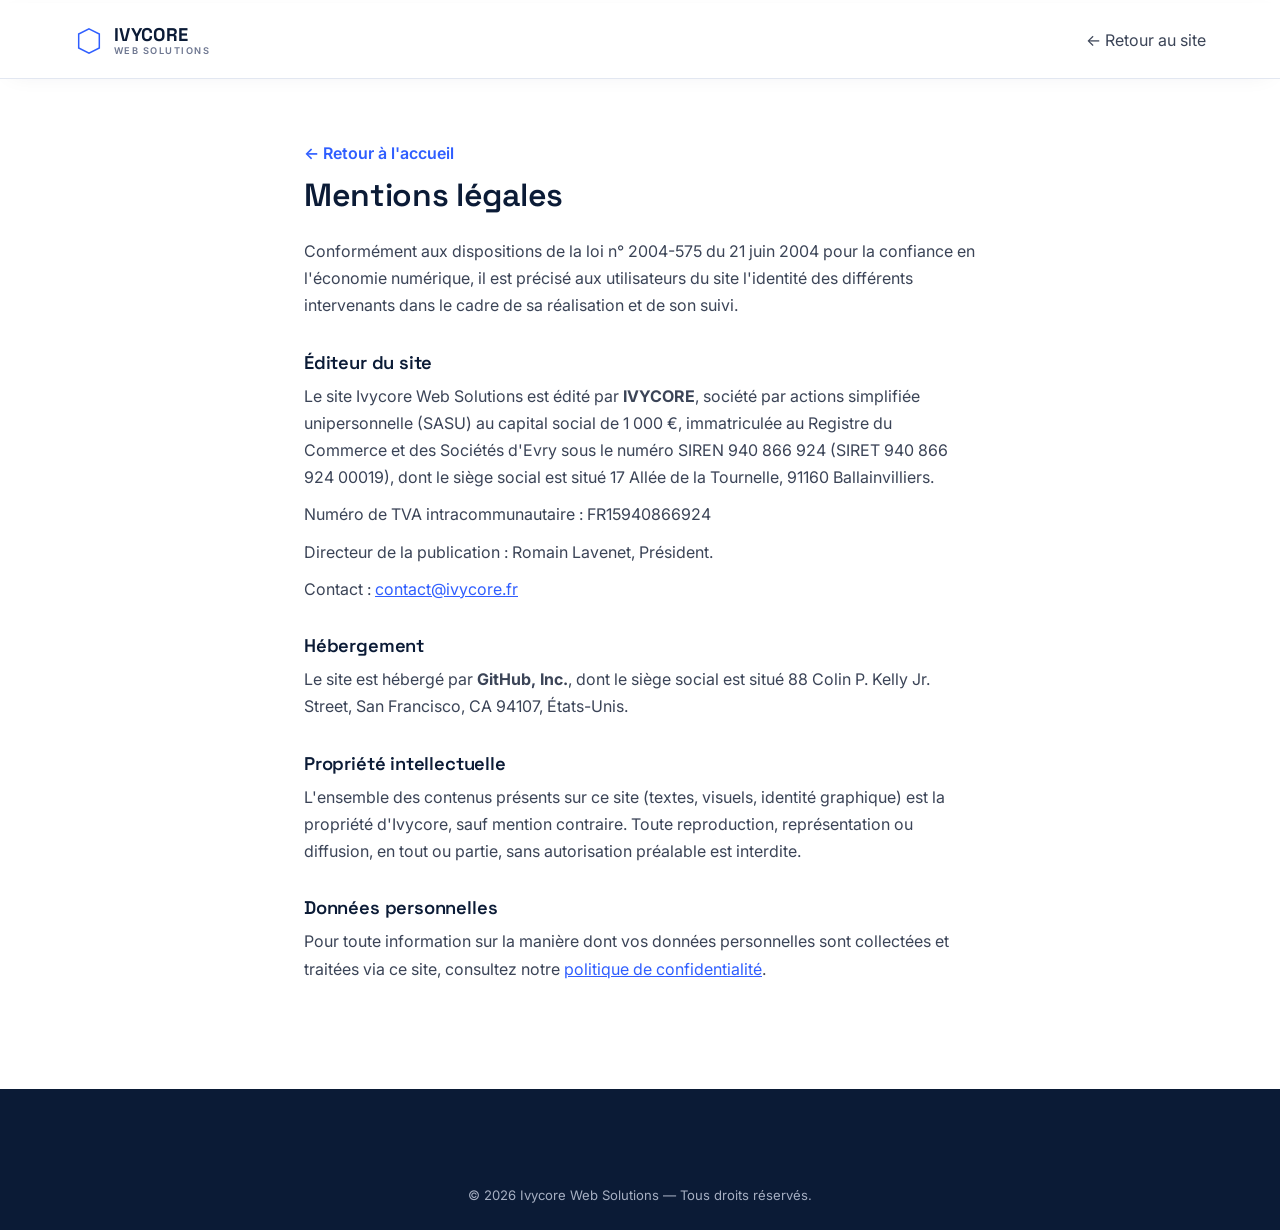
<file: mentions-legales.html>
<!DOCTYPE html>
<html lang="fr">
<head>
<meta charset="UTF-8">
<meta name="viewport" content="width=device-width, initial-scale=1.0">
<title>Mentions légales — Ivycore Web Solutions</title>
<meta name="description" content="Mentions légales du site Ivycore Web Solutions : éditeur, hébergeur et propriété intellectuelle.">
<meta name="robots" content="noindex">
<link rel="icon" href="favicon.ico" sizes="any">
<link rel="preconnect" href="https://fonts.googleapis.com">
<link rel="preconnect" href="https://fonts.gstatic.com" crossorigin>
<link href="https://fonts.googleapis.com/css2?family=Space+Grotesk:wght@500;600;700&family=Inter:wght@400;500;600;700&display=swap" rel="stylesheet">
<link rel="stylesheet" href="css/style.css">
<style>
  .legal-page { padding: calc(var(--header-h) + 64px) 0 96px; }
  .legal-page h1 { font-size: 2rem; margin-bottom: 24px; }
  .legal-page h2 { font-size: 1.15rem; margin: 32px 0 10px; color: var(--navy); }
  .legal-page p, .legal-page li { color: var(--gray-700); margin-bottom: 10px; line-height: 1.7; }
  .legal-page a { color: var(--accent); text-decoration: underline; }
  .legal-page a.back { color: var(--accent); font-weight: 600; text-decoration: none; }
</style>
</head>
<body>
<header class="site-header scrolled">
  <div class="wrap header-inner">
    <a href="index.html" class="brand">
      <span class="brand-mark" aria-hidden="true">
        <svg viewBox="0 0 32 32" width="30" height="30"><path d="M16 3l11 5.5v15L16 29 5 23.5v-15z" fill="none" stroke="currentColor" stroke-width="1.6"/></svg>
      </span>
      <span class="brand-text"><span class="brand-name">IVYCORE</span><span class="brand-sub">WEB SOLUTIONS</span></span>
    </a>
    <a href="index.html" class="back">&larr; Retour au site</a>
  </div>
</header>
<main class="legal-page">
  <div class="wrap" style="max-width:720px;">
    <p><a href="index.html" class="back">&larr; Retour à l'accueil</a></p>
    <h1>Mentions légales</h1>
    <p>Conformément aux dispositions de la loi n° 2004-575 du 21 juin 2004 pour la confiance en l'économie numérique, il est précisé aux utilisateurs du site l'identité des différents intervenants dans le cadre de sa réalisation et de son suivi.</p>

    <h2>Éditeur du site</h2>
    <p>
      Le site Ivycore Web Solutions est édité par <strong>IVYCORE</strong>, société par actions simplifiée unipersonnelle (SASU) au capital social de 1 000 €,
      immatriculée au Registre du Commerce et des Sociétés d'Evry sous le numéro SIREN 940 866 924 (SIRET 940 866 924 00019),
      dont le siège social est situé 17 Allée de la Tournelle, 91160 Ballainvilliers.
    </p>
    <p>Numéro de TVA intracommunautaire : FR15940866924</p>
    <p>Directeur de la publication : Romain Lavenet, Président.</p>
    <p>Contact : <a href="mailto:contact@ivycore.fr">contact@ivycore.fr</a></p>

    <h2>Hébergement</h2>
    <p>
      Le site est hébergé par <strong>GitHub, Inc.</strong>, dont le siège social est situé 88 Colin P. Kelly Jr. Street, San Francisco, CA 94107, États-Unis.
    </p>

    <h2>Propriété intellectuelle</h2>
    <p>L'ensemble des contenus présents sur ce site (textes, visuels, identité graphique) est la propriété d'Ivycore, sauf mention contraire. Toute reproduction, représentation ou diffusion, en tout ou partie, sans autorisation préalable est interdite.</p>

    <h2>Données personnelles</h2>
    <p>Pour toute information sur la manière dont vos données personnelles sont collectées et traitées via ce site, consultez notre <a href="confidentialite.html">politique de confidentialité</a>.</p>
  </div>
</main>
<footer class="site-footer">
  <div class="wrap footer-bottom"><p>© <span id="year"></span> Ivycore Web Solutions — Tous droits réservés.</p></div>
</footer>
<script>document.getElementById('year').textContent = new Date().getFullYear();</script>
</body>
</html>
</file>
<file: css/style.css>
/* ==========================================================================
   IVYCORE WEB SOLUTIONS — style.css
   Design tokens -> Reset -> Layout primitives -> Components -> Sections -> Responsive
   ========================================================================== */

:root {
  /* Color */
  --navy: #0b1b36;
  --navy-2: #0f234a;
  --navy-3: #13294f;
  --white: #ffffff;
  --gray-50: #f5f7fb;
  --gray-100: #eef1f8;
  --gray-200: #e2e7f1;
  --gray-400: #a6afc2;
  --gray-500: #6d7690;
  --gray-700: #3b4457;
  --accent: #2f5eff;
  --accent-dark: #1e46d6;
  --accent-light: #e8edff;
  --violet: #7c5cff;
  --cyan: #22d3ee;
  --orange: #ff7a45;
  --coral: #ff5d73;
  --teal: #14b8a6;
  --yellow: #ffc145;
  --cream: #fff7f0;
  --gradient-brand: linear-gradient(135deg, var(--accent) 0%, var(--violet) 100%);

  /* Type */
  --font-display: "Space Grotesk", "Segoe UI", system-ui, sans-serif;
  --font-body: "Inter", "Segoe UI", system-ui, sans-serif;

  /* Layout */
  --wrap: 1180px;
  --radius-sm: 10px;
  --radius-md: 16px;
  --radius-lg: 24px;
  --header-h: 76px;
  --top-bar-h: 3px;

  /* Shadow */
  --shadow-sm: 0 1px 2px rgba(11, 27, 54, 0.06), 0 1px 1px rgba(11, 27, 54, 0.04);
  --shadow-md: 0 12px 28px -12px rgba(11, 27, 54, 0.16);
  --shadow-lg: 0 24px 48px -16px rgba(11, 27, 54, 0.22);

  /* Motion */
  --ease: cubic-bezier(.22,.61,.36,1);
  --dur: .5s;
}

/* ---------------------------------- Reset -------------------------------- */
*, *::before, *::after { box-sizing: border-box; }
* { margin: 0; padding: 0; }
html { scroll-behavior: smooth; -webkit-text-size-adjust: 100%; }
body {
  font-family: var(--font-body);
  color: var(--gray-700);
  background: var(--white);
  line-height: 1.6;
  font-size: 16px;
  -webkit-font-smoothing: antialiased;
  overflow-x: hidden;
}
img, svg { display: block; max-width: 100%; }
a { color: inherit; text-decoration: none; }
ul, ol { list-style: none; }
button { font: inherit; color: inherit; background: none; border: 0; cursor: pointer; }
input, textarea, select { font: inherit; color: inherit; }
h1, h2, h3, h4 { font-family: var(--font-display); color: var(--navy); font-weight: 600; line-height: 1.15; letter-spacing: -0.01em; }

@media (prefers-reduced-motion: reduce) {
  html { scroll-behavior: auto; }
  *, *::before, *::after { animation-duration: .001ms !important; animation-iteration-count: 1 !important; transition-duration: .001ms !important; scroll-behavior: auto !important; }
}

.sr-only-sprite { position: absolute; width: 0; height: 0; overflow: hidden; }

/* Line-icon defaults for every sprite icon (svg.icon > use href="#i-*") */
svg.icon {
  fill: none;
  stroke: currentColor;
  stroke-width: 1.7;
  stroke-linecap: round;
  stroke-linejoin: round;
  flex-shrink: 0;
}
.skip-link {
  position: absolute; left: -999px; top: 0; z-index: 999;
  background: var(--navy); color: var(--white); padding: .75rem 1.25rem; border-radius: 0 0 8px 0;
}
.skip-link:focus { left: 0; }

:focus-visible { outline: 2.5px solid var(--accent); outline-offset: 3px; border-radius: 4px; }

/* ---------------------------------- Layout -------------------------------- */
.wrap { max-width: var(--wrap); margin: 0 auto; padding: 0 24px; }
section[id] { scroll-margin-top: calc(var(--header-h) + var(--top-bar-h)); }
.section { padding: 96px 0; }
.section-tinted { background: var(--cream); }

/* Ambient color washes on the plain white sections, so the page never reads as flat */
#votre-site, #methode, #realisations, #contact { position: relative; overflow: hidden; }
#votre-site::before, #methode::before, #realisations::before, #contact::before {
  content: ""; position: absolute; z-index: 0; pointer-events: none; border-radius: 50%; filter: blur(6px);
}
#votre-site::before { width: 560px; height: 560px; right: -180px; top: -220px; background: radial-gradient(circle, rgba(47, 94, 255, .09), transparent 70%); }
#methode::before { width: 480px; height: 480px; left: -160px; bottom: -200px; background: radial-gradient(circle, rgba(124, 92, 255, .10), transparent 70%); }
#realisations::before { width: 520px; height: 520px; right: -170px; bottom: -220px; background: radial-gradient(circle, rgba(34, 211, 238, .10), transparent 70%); }
#contact::before { width: 480px; height: 480px; left: -160px; top: -180px; background: radial-gradient(circle, rgba(47, 94, 255, .08), transparent 70%); }
#votre-site > .wrap, #methode > .wrap, #realisations > .wrap, #contact > .wrap { position: relative; z-index: 1; }

.section-dark { background: var(--navy); color: var(--gray-200); }
.section-dark h2 { color: var(--white); }

/* Cards, pricing panel and eyebrow adapt automatically inside a dark band */
.section-dark .card,
.section-dark .mini-card {
  background: rgba(255, 255, 255, .045);
  border-color: rgba(255, 255, 255, .1);
  box-shadow: none;
}
.section-dark .card:hover,
.section-dark .mini-card:hover { border-color: rgba(255, 255, 255, .22); box-shadow: 0 16px 32px -18px rgba(0,0,0,.4); }
.section-dark .card h3,
.section-dark .mini-card h3 { color: var(--white); }
.section-dark .card p,
.section-dark .mini-card p { color: var(--gray-400); }
.section-dark .card-icon { background: rgba(47, 94, 255, .18); color: #83a3ff; }
.section-dark .eyebrow-dot { box-shadow: 0 0 0 4px rgba(47, 94, 255, .25); }
.section-dark .pricing-note { color: var(--gray-400); }
.section-dark .pricing-card { box-shadow: 0 28px 56px -20px rgba(0,0,0,.45); }

.section-head { max-width: 640px; margin: 0 auto 56px; text-align: center; }
.section-head h2 { font-size: clamp(1.7rem, 3.2vw, 2.35rem); }

.eyebrow {
  display: inline-flex; align-items: center; gap: 8px;
  font-family: var(--font-display); font-size: .8rem; font-weight: 600;
  letter-spacing: .06em; text-transform: uppercase; color: var(--accent);
  margin-bottom: 14px;
}
.eyebrow.center { display: flex; justify-content: center; width: 100%; }
.eyebrow-dot { width: 7px; height: 7px; border-radius: 50%; background: var(--accent); box-shadow: 0 0 0 4px var(--accent-light); }

.text-accent { color: var(--accent); }
.lead { font-size: 1.08rem; color: var(--navy); margin-bottom: 1rem; }

/* ---------------------------------- Buttons -------------------------------- */
.btn {
  display: inline-flex; align-items: center; justify-content: center; gap: 8px;
  padding: 13px 24px; border-radius: 10px; font-weight: 600; font-size: .95rem;
  transition: transform .2s var(--ease), box-shadow .2s var(--ease), background-color .2s var(--ease), color .2s var(--ease), border-color .2s var(--ease);
  white-space: nowrap;
}
.btn svg { flex-shrink: 0; transition: transform .25s var(--ease); }
.btn-primary { background: var(--gradient-brand); background-size: 140% 140%; background-position: 0% 50%; color: var(--white); box-shadow: 0 10px 24px -10px rgba(47, 94, 255, .55); transition: background-position .4s var(--ease), transform .2s var(--ease), box-shadow .2s var(--ease); }
.btn-primary:hover { background-position: 100% 50%; transform: translateY(-2px); box-shadow: 0 16px 32px -12px rgba(47, 94, 255, .6); }
.btn-primary:hover svg { transform: translateX(3px); }
.btn-ghost { background: transparent; color: var(--navy); border: 1.5px solid var(--gray-200); }
.btn-ghost:hover { border-color: var(--accent); color: var(--accent); transform: translateY(-2px); }
.btn-outline { background: transparent; color: var(--navy); border: 1.5px solid var(--navy); }
.btn-outline:hover { background: var(--navy); color: var(--white); }
.btn-lg { padding: 15px 28px; font-size: 1rem; }
.btn-sm { padding: 10px 18px; font-size: .85rem; }
.btn-block { width: 100%; }

/* ---------------------------------- Header -------------------------------- */
.top-accent-bar {
  position: fixed; top: 0; left: 0; right: 0; height: 3px; z-index: 210;
  background: linear-gradient(90deg, var(--navy) 0%, var(--accent) 50%, var(--navy) 100%);
}

.site-header {
  position: fixed; top: 3px; left: 0; right: 0; z-index: 200;
  height: var(--header-h);
  background: var(--white);
  border-bottom: 1px solid transparent;
  transition: border-color .3s var(--ease), box-shadow .3s var(--ease);
}
.site-header.scrolled { border-color: var(--gray-200); box-shadow: 0 4px 24px -12px rgba(11,27,54,.1); }
.header-inner { height: 100%; display: flex; align-items: center; justify-content: space-between; gap: 24px; }

.brand { display: flex; align-items: center; gap: 10px; color: var(--navy); }
.brand-mark { color: var(--accent); display: flex; }
.brand-text { display: flex; flex-direction: column; line-height: 1.1; }
.brand-name { font-family: var(--font-display); font-weight: 700; font-size: 1.15rem; letter-spacing: .02em; }
.brand-sub { font-size: .58rem; font-weight: 600; letter-spacing: .16em; color: var(--gray-500); }

.main-nav ul { display: flex; gap: 2px; }
.nav-link {
  position: relative; display: inline-block; padding: 10px 14px; font-size: .92rem; font-weight: 500; color: var(--gray-700);
  transition: color .2s var(--ease);
}
.nav-link::after {
  content: ""; position: absolute; left: 14px; right: 14px; bottom: 4px; height: 2px;
  background: var(--accent); transform: scaleX(0); transform-origin: left; transition: transform .25s var(--ease);
}
.nav-link:hover { color: var(--navy); }
.nav-link.active { color: var(--navy); font-weight: 600; }
.nav-link.active::after { transform: scaleX(1); }

.header-actions { display: flex; align-items: center; gap: 14px; }
.hamburger { display: none; padding: 6px; color: var(--navy); }

/* Mobile nav */
.mobile-nav {
  position: fixed; top: 0; right: 0; height: 100dvh; width: min(84vw, 340px);
  background: var(--navy); color: var(--white); z-index: 260;
  transform: translateX(100%); transition: transform .35s var(--ease);
  padding: 100px 32px 32px; display: flex; flex-direction: column;
}
.mobile-nav.open { transform: translateX(0); }
.mobile-nav ul { display: flex; flex-direction: column; gap: 4px; margin-bottom: 28px; }
.mobile-nav a { display: block; padding: 12px 0; font-size: 1.1rem; font-family: var(--font-display); font-weight: 500; border-bottom: 1px solid rgba(255,255,255,.08); }
.mobile-nav-backdrop {
  position: fixed; inset: 0; background: rgba(11,27,54,.5); z-index: 250;
  opacity: 0; pointer-events: none; transition: opacity .3s var(--ease);
}
.mobile-nav-backdrop.open { opacity: 1; pointer-events: auto; }

/* ---------------------------------- Hero -------------------------------- */
.hero {
  position: relative;
  padding: calc(var(--header-h) + var(--top-bar-h) + 64px) 0 96px;
  background:
    radial-gradient(1000px 640px at 106% -8%, rgba(103, 140, 255, .65), transparent 62%),
    radial-gradient(760px 620px at -8% 100%, rgba(124, 92, 255, .35), transparent 60%),
    linear-gradient(180deg, var(--navy) 0%, var(--navy-2) 100%);
  color: var(--gray-200);
  overflow: hidden;
}
.hero::before {
  content: "";
  position: absolute;
  inset: 0;
  background-image:
    linear-gradient(rgba(255, 255, 255, .07) 1px, transparent 1px),
    linear-gradient(90deg, rgba(255, 255, 255, .07) 1px, transparent 1px);
  background-size: 44px 44px;
  -webkit-mask-image: linear-gradient(180deg, black, transparent 85%);
  mask-image: linear-gradient(180deg, black, transparent 85%);
  pointer-events: none;
}
.hero::after {
  content: "";
  position: absolute;
  width: 480px; height: 480px; right: -140px; top: 60px;
  background: radial-gradient(circle, rgba(124, 92, 255, .28), transparent 70%);
  filter: blur(10px);
  pointer-events: none;
}
.hero-inner { display: grid; grid-template-columns: 1.05fr 1fr; gap: 48px; align-items: center; position: relative; z-index: 1; }
.hero h1 { font-size: clamp(2.1rem, 4vw, 3.15rem); margin-bottom: 20px; color: var(--white); }
.hero-sub { font-size: 1.08rem; color: rgba(255, 255, 255, .68); max-width: 480px; margin-bottom: 30px; }
.hero-ctas { display: flex; flex-wrap: wrap; gap: 14px; margin-bottom: 34px; }
.hero-badges { display: flex; flex-wrap: wrap; gap: 22px; }
.hero-badges li { display: flex; align-items: center; gap: 8px; font-size: .88rem; font-weight: 600; color: var(--white); }
.hero-badges svg { color: #8fabff; }
.hero .eyebrow-dot { box-shadow: 0 0 0 4px rgba(47, 94, 255, .3); }
.hero .btn-ghost { color: var(--white); border-color: rgba(255, 255, 255, .3); }
.hero .btn-ghost:hover { border-color: var(--accent); color: var(--accent); background: rgba(255, 255, 255, .06); transform: translateY(-2px); }

/* Device mockups (pure CSS/SVG, no external image dependency) — still used by the Réalisations showcase */
.hero-visual { position: relative; height: 420px; display: flex; align-items: center; justify-content: center; }
.hero-illu { width: 100%; max-width: 480px; height: auto; filter: drop-shadow(0 30px 40px rgba(0,0,0,.35)); }
.hero-illu .illu-rocket { animation: illu-bob 3.4s ease-in-out infinite; }
.illu-float-a { animation: illu-drift 5s ease-in-out infinite; }
.illu-float-b { animation: illu-drift 6s ease-in-out infinite 1s; }
.illu-float-c { animation: illu-drift 4.5s ease-in-out infinite .5s; }
@keyframes illu-bob { 0%, 100% { transform: translateY(0); } 50% { transform: translateY(-7px); } }
@keyframes illu-drift { 0%, 100% { transform: translateY(0); } 50% { transform: translateY(-8px); } }

.device { position: absolute; }
.device-laptop { left: 0; top: 12px; width: 78%; }
.device-laptop.small { position: static; width: 100%; }
.device-frame {
  background: var(--navy); border-radius: 12px 12px 4px 4px; padding: 8px 8px 0;
  box-shadow: var(--shadow-lg);
}
.hero .device-frame {
  background: var(--navy-3);
  border: 1px solid rgba(255, 255, 255, .1);
  box-shadow: 0 32px 64px -20px rgba(0, 0, 0, .55), 0 0 0 1px rgba(255, 255, 255, .04);
}
.browser-bar { display: flex; align-items: center; gap: 6px; padding: 8px 10px; }
.browser-bar .dot { width: 7px; height: 7px; border-radius: 50%; background: rgba(255,255,255,.25); }
.browser-bar .addr {
  margin-left: 10px; display: flex; align-items: center; gap: 6px;
  background: rgba(255,255,255,.08); color: rgba(255,255,255,.55);
  font-size: .68rem; padding: 4px 10px; border-radius: 20px; font-family: var(--font-body);
}
.browser-body { background: var(--white); border-radius: 6px 6px 0 0; padding: 16px 18px 20px; min-height: 210px; }
.browser-body.dark-mock { background: var(--gray-50); }
.mock-nav { display: flex; align-items: center; gap: 16px; padding-bottom: 14px; border-bottom: 1px solid var(--gray-100); margin-bottom: 16px; }
.mock-nav.small { justify-content: space-between; border: none; margin-bottom: 12px; padding-bottom: 0; }
.mock-logo { width: 22px; height: 22px; border-radius: 5px; background: var(--accent); }
.mock-link { width: 34px; height: 6px; border-radius: 3px; background: var(--gray-200); }
.mock-burger { width: 16px; height: 10px; position: relative; }
.mock-burger::before, .mock-burger::after { content: ""; position: absolute; left: 0; right: 0; height: 2px; background: var(--gray-400); }
.mock-burger::before { top: 0; } .mock-burger::after { bottom: 0; }
.mock-hero { display: flex; flex-direction: column; gap: 9px; margin-bottom: 18px; }
.mock-hero.small { gap: 7px; margin-bottom: 12px; }
.mock-eyebrow { width: 70px; height: 6px; border-radius: 3px; background: var(--accent-light); }
.mock-title-l { width: 78%; height: 13px; border-radius: 4px; background: var(--navy); opacity: .85; }
.mock-title-l.short { width: 52%; }
.mock-hero.small .mock-title-l { height: 10px; }
.mock-btn { width: 84px; height: 20px; border-radius: 6px; background: var(--accent); margin-top: 4px; }
.mock-grid { display: grid; grid-template-columns: repeat(3, 1fr); gap: 10px; }
.mock-card { height: 46px; border-radius: 6px; background: var(--gray-100); }

.device-phone { right: 4%; bottom: -10px; width: 30%; max-width: 150px; }
.device-phone.small { position: static; width: 42%; max-width: 130px; margin-left: -20px; align-self: flex-end; }
.phone-frame { border-radius: 22px; padding: 10px 8px; }
.phone-notch { width: 40%; height: 14px; background: var(--navy); border-radius: 0 0 10px 10px; margin: 0 auto; position: relative; top: -2px; }
.phone-body { border-radius: 12px; padding: 14px 12px; min-height: 220px; }

@media (min-width: 761px) {
  .device-laptop { animation: float-slow 7s ease-in-out infinite; }
  .device-phone { animation: float-slow 7s ease-in-out infinite 1.4s; }
}
@keyframes float-slow { 0%, 100% { transform: translateY(0); } 50% { transform: translateY(-10px); } }

/* ---------------------------------- Grids & cards -------------------------------- */
.grid-4 { display: grid; grid-template-columns: repeat(4, 1fr); gap: 22px; }
.grid-5 { display: grid; grid-template-columns: repeat(5, 1fr); gap: 20px; }
.grid-2-dark { display: grid; grid-template-columns: 1fr 1fr; gap: 24px; margin-top: 8px; }

.card {
  background: var(--white); border: 1.5px solid var(--gray-200); border-radius: var(--radius-md);
  padding: 30px 26px; box-shadow: var(--shadow-sm);
  text-align: center;
  transition: transform .3s var(--ease), box-shadow .3s var(--ease), border-color .3s var(--ease);
}
.card:hover { transform: translateY(-5px); box-shadow: var(--shadow-md); border-color: var(--accent); }
.card h3 { font-size: 1.08rem; margin-bottom: 8px; }
.card p { font-size: .92rem; color: var(--gray-500); }
.card .card-icon { margin: 0 auto 18px; }

.card-icon {
  display: inline-flex; align-items: center; justify-content: center;
  width: 50px; height: 50px; border-radius: 13px;
  background: linear-gradient(135deg, rgba(47, 94, 255, .14), rgba(124, 92, 255, .14));
  color: var(--accent);
  margin-bottom: 18px; position: relative;
  transition: transform .3s var(--ease);
}
.card-icon::before {
  content: "";
  position: absolute; inset: -1px; border-radius: 14px; padding: 1px;
  background: var(--gradient-brand);
  -webkit-mask: linear-gradient(#000 0 0) content-box, linear-gradient(#000 0 0);
  -webkit-mask-composite: xor; mask-composite: exclude;
  opacity: 0; transition: opacity .3s var(--ease);
}
.card:hover .card-icon::before,
.mini-card:hover .card-icon::before { opacity: 1; }
.card:hover .card-icon,
.mini-card:hover .card-icon { transform: scale(1.06) rotate(-3deg); }
.card-icon.dark { background: rgba(47, 94, 255, .16); color: #7fa0ff; }

/* Alternate the icon tint (blue / violet / orange / teal) so grids of cards feel varied and lively */
.grid-4 .card:nth-child(2) .card-icon,
.grid-5 .mini-card:nth-child(2) .card-icon {
  background: linear-gradient(135deg, rgba(124, 92, 255, .16), rgba(34, 211, 238, .14));
  color: var(--violet);
}
.grid-4 .card:nth-child(3) .card-icon,
.grid-5 .mini-card:nth-child(3) .card-icon {
  background: linear-gradient(135deg, rgba(255, 122, 69, .16), rgba(255, 193, 69, .14));
  color: var(--orange);
}
.grid-4 .card:nth-child(4) .card-icon,
.grid-5 .mini-card:nth-child(4) .card-icon {
  background: linear-gradient(135deg, rgba(20, 184, 166, .16), rgba(34, 211, 238, .14));
  color: var(--teal);
}
.grid-5 .mini-card:nth-child(5) .card-icon {
  background: linear-gradient(135deg, rgba(255, 93, 115, .16), rgba(124, 92, 255, .14));
  color: var(--coral);
}
.section-dark .grid-4 .card:nth-child(2) .card-icon,
.section-dark .grid-5 .mini-card:nth-child(2) .card-icon {
  background: rgba(124, 92, 255, .2); color: #b6a3ff;
}
.section-dark .grid-4 .card:nth-child(3) .card-icon,
.section-dark .grid-5 .mini-card:nth-child(3) .card-icon {
  background: rgba(255, 122, 69, .2); color: #ffab7f;
}
.section-dark .grid-4 .card:nth-child(4) .card-icon,
.section-dark .grid-5 .mini-card:nth-child(4) .card-icon {
  background: rgba(20, 184, 166, .22); color: #5eead4;
}
.section-dark .grid-5 .mini-card:nth-child(5) .card-icon {
  background: rgba(255, 93, 115, .2); color: #ff9aa8;
}

/* Coordinate each "votre-site" tile's border with its icon color, and mark them more clearly */
.grid-4 .card:nth-child(1) { border-color: rgba(47, 94, 255, .3); }
.grid-4 .card:nth-child(2) { border-color: rgba(124, 92, 255, .3); }
.grid-4 .card:nth-child(3) { border-color: rgba(255, 122, 69, .3); }
.grid-4 .card:nth-child(4) { border-color: rgba(20, 184, 166, .3); }
.grid-4 .card:nth-child(1):hover { border-color: var(--accent); }
.grid-4 .card:nth-child(2):hover { border-color: var(--violet); }
.grid-4 .card:nth-child(3):hover { border-color: var(--orange); }
.grid-4 .card:nth-child(4):hover { border-color: var(--teal); }

.mini-card {
  text-align: center; padding: 30px 20px;
  background: var(--white); border: 1px solid var(--gray-100); border-radius: var(--radius-md);
  box-shadow: var(--shadow-sm);
  transition: transform .3s var(--ease), box-shadow .3s var(--ease), border-color .3s var(--ease);
}
.mini-card:hover { transform: translateY(-5px); box-shadow: var(--shadow-md); }
.mini-card .card-icon { margin: 0 auto 16px; }
.mini-card h3 { font-size: 1rem; margin-bottom: 6px; }
.mini-card p { font-size: .87rem; }

/* ---------------------------------- Pricing -------------------------------- */
.pricing-card {
  position: relative;
  background: var(--white); border: 1px solid var(--gray-200); border-radius: var(--radius-lg);
  box-shadow: var(--shadow-md);
  display: grid; grid-template-columns: 300px 1fr;
  isolation: isolate;
}
.pricing-card::before {
  content: "";
  position: absolute; inset: -2px; z-index: -1; border-radius: calc(var(--radius-lg) + 2px);
  background: linear-gradient(135deg, var(--accent), var(--violet), var(--cyan));
  opacity: .55; filter: blur(2px);
}
.pricing-head { border-radius: var(--radius-lg) 0 0 var(--radius-lg); }
.pricing-features { border-radius: 0 var(--radius-lg) var(--radius-lg) 0; overflow: hidden; }
.pricing-head { background: var(--navy); color: var(--white); padding: 44px 36px; position: relative; overflow: hidden; }
.pricing-head::after {
  content: ""; position: absolute; width: 220px; height: 220px; border-radius: 50%;
  background: radial-gradient(circle, rgba(47,94,255,.35), transparent 70%);
  top: -60px; right: -60px;
}
.pricing-head h3 { color: var(--white); font-size: 1.3rem; margin-bottom: 14px; }
.price { display: flex; align-items: baseline; gap: 6px; margin-bottom: 10px; }
.price-amount { font-family: var(--font-display); font-size: 2.6rem; font-weight: 700; color: var(--white); }
.price-unit { color: var(--gray-400); font-weight: 600; }
.price-sub { font-size: .88rem; color: var(--gray-400); margin-bottom: 26px; max-width: 220px; }
.pricing-head .btn { position: relative; z-index: 1; }

.pricing-features { padding: 40px 36px; display: grid; grid-template-columns: repeat(3, 1fr); gap: 16px 28px; align-content: center; background: var(--white); }
.pricing-features li { display: flex; align-items: center; gap: 10px; font-size: .92rem; color: var(--navy); font-weight: 500; }
.pricing-features svg { color: var(--accent); flex-shrink: 0; }
.pricing-note { text-align: center; font-size: .85rem; color: var(--gray-500); margin-top: 22px; max-width: 560px; margin-left: auto; margin-right: auto; }

/* ---------------------------------- Timeline -------------------------------- */
.timeline { display: grid; grid-template-columns: repeat(6, 1fr); gap: 8px; position: relative; }
.timeline::before {
  content: ""; position: absolute; top: 26px; left: 8%; right: 8%; height: 1.5px;
  background: var(--gray-200);
}
.timeline-step { position: relative; text-align: center; padding: 0 8px; }
.step-num {
  display: inline-flex; align-items: center; justify-content: center;
  width: 52px; height: 52px; border-radius: 50%; background: var(--white); border: 1.5px solid var(--gray-200);
  font-family: var(--font-display); font-weight: 600; color: var(--gray-400); font-size: .82rem;
  position: relative; z-index: 1; margin-bottom: 16px;
  transition: border-color .3s var(--ease), color .3s var(--ease), box-shadow .3s var(--ease);
}
.timeline-step:hover .step-num { border-color: var(--accent); color: var(--accent); box-shadow: 0 0 0 6px var(--accent-light); }
.step-icon {
  display: inline-flex; align-items: center; justify-content: center;
  position: absolute; top: 0; left: calc(50% + 14px);
  width: 26px; height: 26px; border-radius: 50%;
  background: var(--gradient-brand); color: var(--white);
  border: 2px solid var(--white);
  box-shadow: 0 4px 10px -2px rgba(47, 94, 255, .5);
}
.timeline-step:nth-child(even) .step-icon { background: linear-gradient(135deg, var(--violet), var(--cyan)); box-shadow: 0 4px 10px -2px rgba(124, 92, 255, .5); }
.timeline-step:nth-child(3n) .step-icon { background: linear-gradient(135deg, var(--orange), var(--yellow)); box-shadow: 0 4px 10px -2px rgba(255, 122, 69, .5); }
.step-icon svg { width: 13px; height: 13px; }
.timeline-step h3 { font-size: .98rem; margin-bottom: 6px; }
.timeline-step p { font-size: .84rem; color: var(--gray-500); }

/* ---------------------------------- Réalisations -------------------------------- */
.project-showcase {
  display: grid; grid-template-columns: 1.1fr .9fr; gap: 48px; align-items: center;
  background: var(--gray-50); border-radius: var(--radius-lg); padding: 40px;
}
.project-visual { display: flex; align-items: flex-end; gap: 0; }
.project-tag {
  display: inline-block; font-size: .72rem; font-weight: 700; letter-spacing: .05em; text-transform: uppercase;
  color: var(--white); background: var(--gradient-brand); padding: 5px 12px; border-radius: 20px; margin-bottom: 14px;
}
.project-info h3 { font-size: 1.6rem; margin-bottom: 10px; }
.project-info > p { color: var(--gray-500); margin-bottom: 16px; }
.project-meta { display: flex; flex-wrap: wrap; gap: 8px 0; margin-bottom: 26px; }
.project-meta li { font-size: .85rem; color: var(--navy); font-weight: 500; }
.project-meta li:not(:last-child)::after { content: "•"; margin: 0 10px; color: var(--gray-400); }

.carousel-dots { display: flex; gap: 6px; margin-top: 18px; }
.carousel-dots span { width: 6px; height: 6px; border-radius: 50%; background: var(--gray-200); }
.carousel-dots span.active { background: var(--accent); }

/* ---------------------------------- A propos -------------------------------- */
.apropos-grid { display: grid; grid-template-columns: 1.15fr .85fr; gap: 56px; align-items: center; }
.apropos-grid h2 { margin-bottom: 20px; }
.apropos-grid p { margin-bottom: 14px; }
.stat-grid { display: grid; grid-template-columns: 1fr 1fr; gap: 18px; }
.stat {
  background: var(--white); border: 1px solid var(--gray-200); border-radius: var(--radius-md);
  padding: 22px 18px; display: flex; flex-direction: column; gap: 12px; align-items: flex-start;
  box-shadow: var(--shadow-sm);
}
.stat svg { color: var(--accent); }
.stat span { font-weight: 600; color: var(--navy); font-size: .92rem; }

/* ---------------------------------- Dark cards (après mise en ligne) -------------------------------- */
.section-dark .section-head { }
.dark-card {
  background: var(--navy-3); border: 1px solid rgba(255,255,255,.08); border-radius: var(--radius-lg);
  padding: 34px;
}
.dark-card h3 { color: var(--white); font-size: 1.2rem; margin-bottom: 6px; }
.dark-price { font-family: var(--font-display); font-size: 1.7rem; font-weight: 700; color: var(--white); margin-bottom: 18px; }
.dark-price span { font-size: .85rem; color: var(--gray-400); font-weight: 500; font-family: var(--font-body); }
.dark-list { display: grid; gap: 11px; }
.dark-list li { display: flex; align-items: center; gap: 10px; font-size: .92rem; color: var(--gray-200); }
.dark-list svg { color: var(--accent); flex-shrink: 0; }
.dark-text { color: var(--gray-400); font-size: .95rem; }

/* ---------------------------------- Contact -------------------------------- */
.contact-grid { display: grid; grid-template-columns: .85fr 1.15fr; gap: 56px; }
.contact-grid h2 { margin-bottom: 16px; }
.contact-details { margin-top: 30px; display: grid; gap: 16px; }
.contact-details li { display: flex; align-items: center; gap: 12px; font-size: .95rem; color: var(--navy); font-weight: 500; }
.contact-details svg { color: var(--accent); }
.contact-details a:hover { color: var(--accent); }

.contact-form {
  background: var(--gray-50); border: 1px solid var(--gray-200); border-radius: var(--radius-lg);
  padding: 34px; display: grid; gap: 18px;
}
.form-row { display: grid; grid-template-columns: 1fr 1fr; gap: 18px; }
.field { display: flex; flex-direction: column; gap: 7px; }
.field label { font-size: .84rem; font-weight: 600; color: var(--navy); }
.field label span { color: var(--accent); }
.field input, .field select, .field textarea {
  border: 1.5px solid var(--gray-200); border-radius: 9px; padding: 11px 14px; background: var(--white);
  font-size: .92rem; color: var(--navy); transition: border-color .2s var(--ease), box-shadow .2s var(--ease);
}
.field input:focus, .field select:focus, .field textarea:focus {
  border-color: var(--accent); box-shadow: 0 0 0 3px var(--accent-light); outline: none;
}
.field textarea { resize: vertical; min-height: 110px; }
.hp-field { position: absolute; left: -9999px; width: 1px; height: 1px; opacity: 0; }
.form-status { font-size: .88rem; font-weight: 600; min-height: 1.2em; }
.form-status.success { color: #1a9f5c; }
.form-status.error { color: #d0433f; }

/* ---------------------------------- Footer -------------------------------- */
.site-footer { background: var(--navy); color: var(--gray-400); padding: 72px 0 0; }
.footer-grid { display: grid; grid-template-columns: 1.4fr 1fr 1fr; gap: 40px; padding-bottom: 56px; border-bottom: 1px solid rgba(255,255,255,.08); }
.footer-brand .brand-name { color: var(--white); display: block; font-family: var(--font-display); font-weight: 700; font-size: 1.15rem; letter-spacing: .02em; }
.footer-brand .brand-sub { display: block; font-size: .6rem; font-weight: 600; letter-spacing: .16em; color: var(--gray-500); margin-bottom: 16px; }
.footer-brand p { font-size: .9rem; max-width: 260px; margin-bottom: 20px; }
.footer-social { display: flex; gap: 10px; }
.footer-social a {
  width: 36px; height: 36px; border-radius: 9px; background: rgba(255,255,255,.06);
  display: flex; align-items: center; justify-content: center; color: var(--gray-200);
  transition: background .2s var(--ease), color .2s var(--ease);
}
.footer-social a:hover { background: var(--gradient-brand); color: var(--white); }
.footer-col h4 { color: var(--white); font-size: .82rem; letter-spacing: .04em; text-transform: uppercase; margin-bottom: 18px; }
.footer-col ul { display: grid; gap: 11px; }
.footer-col a { font-size: .9rem; transition: color .2s var(--ease); }
.footer-col a:hover { color: var(--white); }
.footer-bottom { padding: 24px 0; text-align: center; font-size: .82rem; }

/* ---------------------------------- Scroll reveal -------------------------------- */
.reveal { opacity: 0; transform: translateY(18px); transition: opacity .7s var(--ease), transform .7s var(--ease); }
.reveal.in-view { opacity: 1; transform: translateY(0); }

/* Whole-section entrance (background band + content fade together as you scroll to it) */
.sect-reveal { opacity: 0; transform: translateY(28px); transition: opacity .8s var(--ease), transform .8s var(--ease); }
.sect-reveal.in-view { opacity: 1; transform: translateY(0); }

/* ==========================================================================
   Responsive
   ========================================================================== */
@media (max-width: 1040px) {
  .grid-4 { grid-template-columns: repeat(2, 1fr); }
  .grid-5 { grid-template-columns: repeat(3, 1fr); }
  .pricing-features { grid-template-columns: repeat(2, 1fr); }
  .timeline { grid-template-columns: repeat(3, 1fr); row-gap: 40px; }
  .timeline::before { display: none; }
}

@media (max-width: 900px) {
  .main-nav { display: none; }
  .hamburger { display: inline-flex; }
  .header-actions .btn-sm { display: none; }
  .hero-inner { grid-template-columns: 1fr; }
  .hero-visual { order: -1; height: 300px; margin-bottom: 8px; }
  .apropos-grid, .contact-grid, .project-showcase { grid-template-columns: 1fr; }
  .project-showcase { padding: 28px; }
  .pricing-card { grid-template-columns: 1fr; }
  .pricing-head { padding: 34px 28px; border-radius: var(--radius-lg) var(--radius-lg) 0 0; }
  .pricing-features { border-radius: 0 0 var(--radius-lg) var(--radius-lg); }
  .price-sub { max-width: none; }
  .grid-2-dark { grid-template-columns: 1fr; }
}

@media (max-width: 640px) {
  .section { padding: 68px 0; }
  .wrap { padding: 0 20px; }
  .grid-4, .grid-5 { grid-template-columns: 1fr 1fr; }
  .timeline { grid-template-columns: 1fr; text-align: left; gap: 26px; }
  .timeline-step { display: grid; grid-template-columns: auto 1fr; column-gap: 16px; text-align: left; align-items: start; }
  .step-num { grid-row: 1 / 3; margin-bottom: 0; width: 46px; height: 46px; font-size: .74rem; }
  .timeline-step h3, .timeline-step p { grid-column: 2; }
  .step-icon { left: 32px; top: -2px; }
  .pricing-features { grid-template-columns: 1fr; }
  .form-row { grid-template-columns: 1fr; }
  .hero-ctas .btn { width: 100%; }
  .hero-badges { gap: 16px; }
  .footer-grid { grid-template-columns: 1fr; gap: 36px; }
  .device-phone.small { display: none; }
}
</file>
